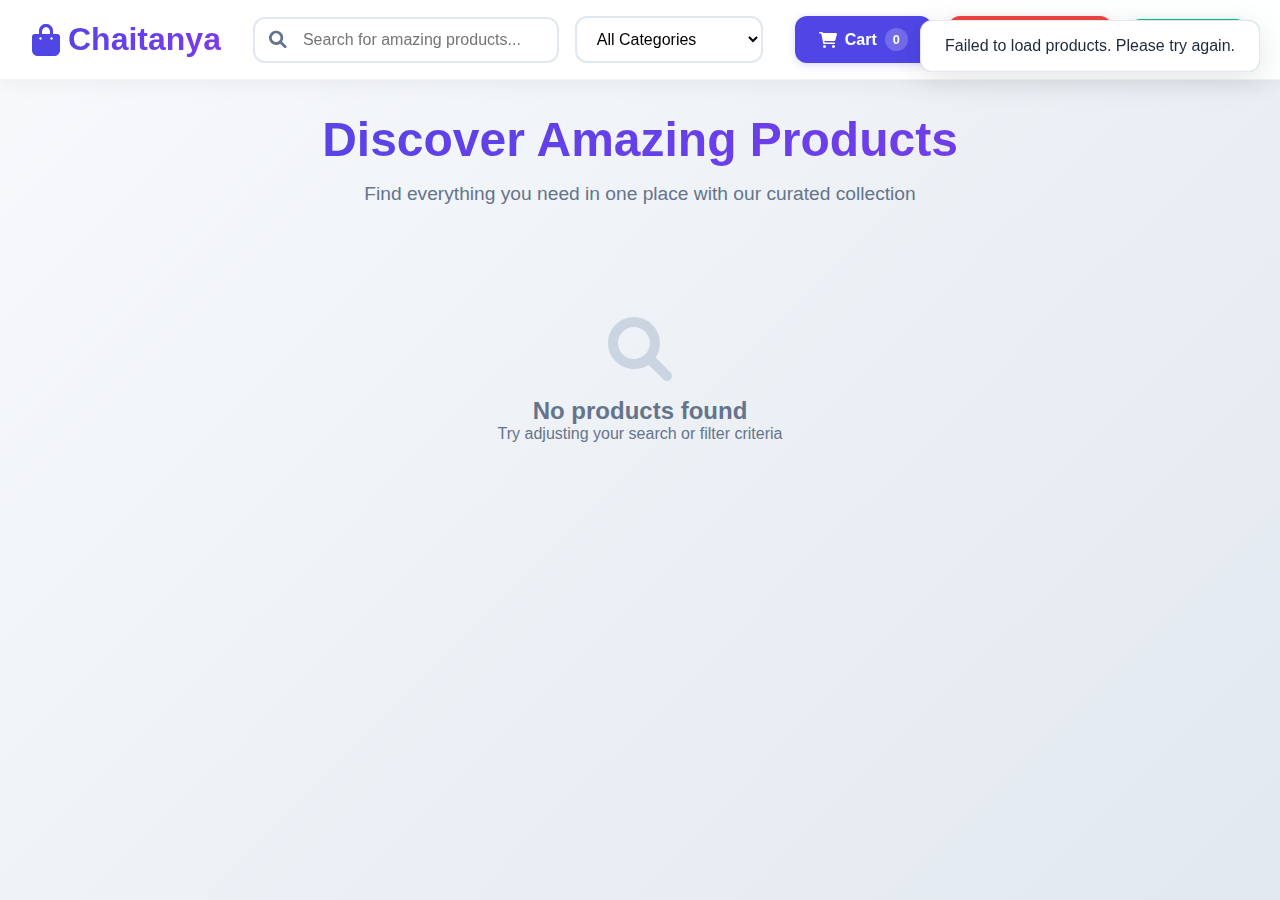
<file: index.html>
<!DOCTYPE html>
<html lang="en">

<head>
  <meta charset="UTF-8">
  <meta name="viewport" content="width=device-width, initial-scale=1.0">
  <title>ShopEasy - Modern Shopping Experience</title>
  <link href="https://cdnjs.cloudflare.com/ajax/libs/font-awesome/6.0.0/css/all.min.css" rel="stylesheet">
  <style>
    * {
      margin: 0;
      padding: 0;
      box-sizing: border-box;
    }

    body {
      font-family: 'Inter', -apple-system, BlinkMacSystemFont, 'Segoe UI', Roboto, sans-serif;
      background: linear-gradient(135deg, #f8fafc 0%, #e2e8f0 100%);
      min-height: 100vh;
      color: #334155;
    }

    .navbar {
      background: rgba(255, 255, 255, 0.95);
      backdrop-filter: blur(20px);
      border-bottom: 1px solid rgba(226, 232, 240, 0.5);
      padding: 1rem 0;
      position: sticky;
      top: 0;
      z-index: 100;
      box-shadow: 0 4px 20px rgba(0, 0, 0, 0.05);
    }

    .nav-content {
      max-width: 1400px;
      margin: 0 auto;
      padding: 0 2rem;
      display: flex;
      flex-direction: column;
      gap: 1rem;
    }

    .nav-top {
      display: flex;
      justify-content: space-between;
      align-items: center;
    }

    .logo {
      font-size: 2rem;
      font-weight: 800;
      background: linear-gradient(135deg, #4f46e5 0%, #7c3aed 100%);
      -webkit-background-clip: text;
      -webkit-text-fill-color: transparent;
      background-clip: text;
      display: flex;
      align-items: center;
      gap: 0.5rem;
    }

    .logo i {
      color: #4f46e5;
      -webkit-text-fill-color: #4f46e5;
    }

    .search-section {
      display: flex;
      gap: 1rem;
      align-items: center;
      flex: 1;
      max-width: 600px;
      margin: 0 2rem;
    }

    .search-container {
      position: relative;
      flex: 1;
    }

    #search-box {
      width: 100%;
      padding: 0.75rem 1rem 0.75rem 3rem;
      border: 2px solid #e2e8f0;
      border-radius: 12px;
      font-size: 1rem;
      transition: all 0.3s ease;
      background: white;
    }

    #search-box:focus {
      outline: none;
      border-color: #4f46e5;
      box-shadow: 0 0 0 3px rgba(79, 70, 229, 0.1);
    }

    .search-icon {
      position: absolute;
      left: 1rem;
      top: 50%;
      transform: translateY(-50%);
      color: #64748b;
      font-size: 1.1rem;
    }

    #category-filter {
      padding: 0.75rem 1rem;
      border: 2px solid #e2e8f0;
      border-radius: 12px;
      font-size: 1rem;
      background: white;
      cursor: pointer;
      transition: all 0.3s ease;
      min-width: 150px;
    }

    #category-filter:focus {
      outline: none;
      border-color: #4f46e5;
      box-shadow: 0 0 0 3px rgba(79, 70, 229, 0.1);
    }

    .nav-actions {
      display: flex;
      gap: 1rem;
      align-items: center;
    }

    .nav-link {
      display: flex;
      align-items: center;
      gap: 0.5rem;
      padding: 0.75rem 1.5rem;
      text-decoration: none;
      border-radius: 12px;
      font-weight: 600;
      transition: all 0.3s ease;
      position: relative;
    }

    .cart-link {
      background: #4f46e5;
      color: white;
      box-shadow: 0 2px 8px rgba(79, 70, 229, 0.2);
    }

    .cart-link:hover {
      background: #3730a3;
      transform: translateY(-1px);
      box-shadow: 0 4px 12px rgba(79, 70, 229, 0.3);
    }

    .wishlist-link {
      background: #ef4444;
      color: white;
      box-shadow: 0 2px 8px rgba(239, 68, 68, 0.2);
    }

    .wishlist-link:hover {
      background: #dc2626;
      transform: translateY(-1px);
      box-shadow: 0 4px 12px rgba(239, 68, 68, 0.3);
    }

    .profile-link {
      background: #10b981;
      color: white;
      box-shadow: 0 2px 8px rgba(16, 185, 129, 0.2);
    }

    .profile-link:hover {
      background: #059669;
      transform: translateY(-1px);
      box-shadow: 0 4px 12px rgba(16, 185, 129, 0.3);
    }

    .item-count {
      background: rgba(255, 255, 255, 0.2);
      padding: 0.25rem 0.5rem;
      border-radius: 50px;
      font-size: 0.8rem;
      font-weight: 700;
    }

    .clear-cart-btn,
    .login-btn {
      padding: 0.75rem 1.5rem;
      border: 2px solid #4f46e5;
      background: transparent;
      color: #4f46e5;
      border-radius: 12px;
      font-weight: 600;
      cursor: pointer;
      transition: all 0.3s ease;
      text-decoration: none;
      display: inline-block;
    }

    .clear-cart-btn:hover,
    .login-btn:hover {
      background: #4f46e5;
      color: white;
      transform: translateY(-1px);
    }

    .main-content {
      max-width: 1400px;
      margin: 0 auto;
      padding: 2rem;
    }

    .hero-section {
      text-align: center;
      margin-bottom: 3rem;
      color: #1e293b;
    }

    .hero-title {
      font-size: 3rem;
      font-weight: 800;
      margin-bottom: 1rem;
      background: linear-gradient(135deg, #4f46e5 0%, #7c3aed 100%);
      -webkit-background-clip: text;
      -webkit-text-fill-color: transparent;
      background-clip: text;
    }

    .hero-subtitle {
      font-size: 1.2rem;
      color: #64748b;
      margin-bottom: 2rem;
    }

    .product-container {
      display: grid;
      grid-template-columns: repeat(auto-fit, minmax(300px, 1fr));
      gap: 2rem;
      margin-bottom: 3rem;
    }

    .product {
      background: white;
      border-radius: 16px;
      padding: 1.5rem;
      text-align: center;
      transition: all 0.3s ease;
      box-shadow: 0 4px 20px rgba(0, 0, 0, 0.05);
      border: 1px solid #e2e8f0;
      position: relative;
    }

    .product:hover {
      transform: translateY(-5px);
      box-shadow: 0 8px 30px rgba(0, 0, 0, 0.1);
      border-color: #cbd5e1;
    }

    .product-image {
      width: 100%;
      height: 200px;
      object-fit: cover;
      border-radius: 12px;
      margin-bottom: 1rem;
      transition: all 0.3s ease;
    }

    .product:hover .product-image {
      transform: scale(1.02);
    }

    .product h3 {
      font-size: 1.3rem;
      font-weight: 700;
      margin-bottom: 0.5rem;
      color: #1e293b;
    }

    .product-price {
      font-size: 1.5rem;
      font-weight: 800;
      color: #4f46e5;
      margin-bottom: 1rem;
    }

    .product-actions {
      display: flex;
      gap: 0.5rem;
      justify-content: center;
    }

    .add-to-cart-btn {
      background: #4f46e5;
      color: white;
      border: none;
      padding: 0.75rem 1.5rem;
      border-radius: 12px;
      font-weight: 600;
      cursor: pointer;
      transition: all 0.3s ease;
      font-size: 1rem;
      box-shadow: 0 2px 8px rgba(79, 70, 229, 0.2);
      flex: 1;
    }

    .add-to-cart-btn:hover {
      background: #3730a3;
      transform: translateY(-1px);
      box-shadow: 0 4px 12px rgba(79, 70, 229, 0.3);
    }

    .wishlist-btn {
      background: #ef4444;
      color: white;
      border: none;
      padding: 0.75rem;
      border-radius: 12px;
      font-weight: 600;
      cursor: pointer;
      transition: all 0.3s ease;
      font-size: 1rem;
      box-shadow: 0 2px 8px rgba(239, 68, 68, 0.2);
      width: 50px;
      height: 50px;
      display: flex;
      align-items: center;
      justify-content: center;
    }

    .wishlist-btn:hover {
      background: #dc2626;
      transform: translateY(-1px);
      box-shadow: 0 4px 12px rgba(239, 68, 68, 0.3);
    }

    .wishlist-btn.active {
      background: #b91c1c;
    }

    .add-to-cart-btn:active {
      transform: translateY(0);
    }

    #pagination {
      display: flex;
      justify-content: center;
      gap: 0.5rem;
      margin: 2rem 0;
    }

    #pagination button {
      padding: 0.75rem 1rem;
      border: 2px solid #e2e8f0;
      background: white;
      color: #64748b;
      border-radius: 12px;
      cursor: pointer;
      transition: all 0.3s ease;
      font-weight: 600;
    }

    #pagination button:hover {
      background: #f8fafc;
      border-color: #cbd5e1;
      transform: translateY(-1px);
    }

    #pagination button.active {
      background: #4f46e5;
      color: white;
      border-color: #4f46e5;
      font-weight: 700;
    }

    .loading-spinner {
      display: none;
      text-align: center;
      padding: 2rem;
      color: #64748b;
    }

    .spinner {
      display: inline-block;
      width: 40px;
      height: 40px;
      border: 4px solid #e2e8f0;
      border-radius: 50%;
      border-top-color: #4f46e5;
      animation: spin 1s ease-in-out infinite;
    }

    @keyframes spin {
      to {
        transform: rotate(360deg);
      }
    }

    .empty-state {
      text-align: center;
      padding: 4rem 2rem;
      color: #64748b;
    }

    .empty-state i {
      font-size: 4rem;
      margin-bottom: 1rem;
      color: #cbd5e1;
    }

    .notification {
      position: fixed;
      top: 20px;
      right: 20px;
      background: white;
      color: #1e293b;
      padding: 1rem 1.5rem;
      border-radius: 12px;
      box-shadow: 0 8px 32px rgba(0, 0, 0, 0.1);
      border: 1px solid #e2e8f0;
      transform: translateX(400px);
      transition: all 0.3s ease;
      z-index: 1000;
      backdrop-filter: blur(20px);
    }

    .notification.show {
      transform: translateX(0);
    }

    @media (max-width: 768px) {
      .nav-content {
        padding: 0 1rem;
      }

      .nav-top {
        flex-direction: column;
        gap: 1rem;
      }

      .search-section {
        flex-direction: column;
        width: 100%;
        max-width: none;
        margin: 0;
      }

      .nav-actions {
        flex-wrap: wrap;
        justify-content: center;
      }

      .hero-title {
        font-size: 2rem;
      }

      .product-container {
        grid-template-columns: repeat(auto-fit, minmax(250px, 1fr));
        gap: 1rem;
      }

      .main-content {
        padding: 1rem;
      }

      .product-actions {
        flex-direction: column;
      }

      .wishlist-btn {
        width: 100%;
        height: auto;
        padding: 0.75rem;
      }
    }
  </style>
</head>

<body>
  <nav class="navbar">
    <div class="nav-content">
      <div class="nav-top">
        <div class="logo">
          <i class="fas fa-shopping-bag"></i>
          Chaitanya
        </div>

        <div class="search-section">
          <div class="search-container">
            <i class="fas fa-search search-icon"></i>
            <input type="text" id="search-box" placeholder="Search for amazing products...">
          </div>
          <select id="category-filter">
            <option value="">All Categories</option>
            <option value="men">Men's Fashion</option>
            <option value="women">Women's Fashion</option>
            <option value="shoes">Shoes & Footwear</option>
            <option value="accessories">Accessories</option>
          </select>
        </div>

        <div class="nav-actions">
          <a href="cart.html" class="nav-link cart-link">
            <i class="fas fa-shopping-cart"></i>
            Cart
            <span class="item-count" id="cart-count">0</span>
          </a>
          <a href="wishlist.html" class="nav-link wishlist-link">
            <i class="fas fa-heart"></i>
            Wishlist
            <span class="item-count" id="wishlist-count">0</span>
          </a>
          <a href="profile.html" class="nav-link profile-link">
            <i class="fas fa-user"></i>
            Profile
          </a>
        </div>
      </div>
    </div>
  </nav>

  <div class="main-content">
    <div class="hero-section">
      <h1 class="hero-title">Discover Amazing Products</h1>
      <p class="hero-subtitle">Find everything you need in one place with our curated collection</p>
    </div>

    <div class="loading-spinner" id="loading">
      <div class="spinner"></div>
      <p>Loading amazing products...</p>
    </div>

    <div class="product-container" id="product-list"></div>

    <div class="empty-state" id="empty-state" style="display: none;">
      <i class="fas fa-search"></i>
      <h2>No products found</h2>
      <p>Try adjusting your search or filter criteria</p>
    </div>

    <div id="pagination"></div>
  </div>

  <div class="notification" id="notification"></div>

  <script>
    let currentPage = 1;
    const limit = 8;

    document.getElementById('search-box').addEventListener('input', () => loadProducts(1));
    document.getElementById('category-filter').addEventListener('change', () => loadProducts(1));

    function showNotification(message, type = 'success') {
      const notification = document.getElementById('notification');
      notification.textContent = message;
      notification.classList.add('show');

      setTimeout(() => {
        notification.classList.remove('show');
      }, 3000);
    }

    // Unified cart management functions
    function getCartItems() {
      return JSON.parse(localStorage.getItem('cartItems')) || [];
    }

    function saveCartItems(cartItems) {
      localStorage.setItem('cartItems', JSON.stringify(cartItems));
    }

    function updateCartCount() {
      const cartItems = getCartItems();
      const totalItems = cartItems.reduce((sum, item) => sum + (item.quantity || 1), 0);
      document.getElementById("cart-count").innerText = totalItems;
    }

    // Wishlist management functions
    function getWishlistItems() {
      return JSON.parse(localStorage.getItem('wishlistItems')) || [];
    }

    function saveWishlistItems(wishlistItems) {
      localStorage.setItem('wishlistItems', JSON.stringify(wishlistItems));
    }

    function updateWishlistCount() {
      const wishlistItems = getWishlistItems();
      document.getElementById("wishlist-count").innerText = wishlistItems.length;
    }

    function isInWishlist(productName) {
      const wishlistItems = getWishlistItems();
      return wishlistItems.some(item => item.name === productName);
    }

    function toggleWishlist(product) {
      const wishlistItems = getWishlistItems();
      const existingIndex = wishlistItems.findIndex(item => item.name === product.name);

      if (existingIndex !== -1) {
        // Remove from wishlist
        wishlistItems.splice(existingIndex, 1);
        saveWishlistItems(wishlistItems);
        updateWishlistCount();
        showNotification(`💔 ${product.name} removed from wishlist!`, "info");
        return false;
      } else {
        // Add to wishlist
        wishlistItems.push(product);
        saveWishlistItems(wishlistItems);
        updateWishlistCount();
        showNotification(`💖 ${product.name} added to wishlist!`, "success");
        return true;
      }
    }

    function addToCart(product) {
      const cartItems = getCartItems();

      // Check if item already exists in cart
      const existingItemIndex = cartItems.findIndex(item => item.name === product.name);

      if (existingItemIndex !== -1) {
        // If item exists, increase quantity
        cartItems[existingItemIndex].quantity = (cartItems[existingItemIndex].quantity || 1) + 1;
      } else {
        // If new item, add with quantity 1
        cartItems.push({
          ...product,
          quantity: 1
        });
      }

      saveCartItems(cartItems);
      updateCartCount();
      showNotification(`✨ ${product.name} added to cart!`, "success");
    }

    function clearCart() {
      const cartItems = getCartItems();
      if (cartItems.length > 0) {
        if (confirm('Are you sure you want to clear your cart?')) {
          localStorage.removeItem('cartItems');
          updateCartCount();
          showNotification("🧹 Cart cleared successfully!", "success");
        }
      } else {
        showNotification("Cart is already empty!", "info");
      }
    }

    function updatePagination(total) {
      const totalPages = Math.ceil(total / limit);
      const container = document.getElementById('pagination');
      container.innerHTML = '';

      if (totalPages <= 1) return;

      for (let i = 1; i <= totalPages; i++) {
        const btn = document.createElement('button');
        btn.innerText = i;
        btn.onclick = () => loadProducts(i);
        if (i === currentPage) btn.classList.add('active');
        container.appendChild(btn);
      }
    }

    async function loadProducts(page) {
      currentPage = page;
      const search = document.getElementById('search-box').value;
      const category = document.getElementById('category-filter').value;

      // Show loading
      document.getElementById('loading').style.display = 'block';
      document.getElementById('product-list').style.display = 'none';
      document.getElementById('empty-state').style.display = 'none';

      try {
        const response = await fetch(`http://localhost:5000/products?search=${search}&category=${category}&page=${page}&limit=${limit}`);
        const data = await response.json();
        const container = document.getElementById("product-list");

        // Hide loading
        document.getElementById('loading').style.display = 'none';

        if (data.products && data.products.length > 0) {
          container.innerHTML = '';
          container.style.display = 'grid';

          data.products.forEach(product => {
            const card = document.createElement("div");
            card.className = "product";

            const inWishlist = isInWishlist(product.name);

            card.innerHTML = `
              <img src="${product.image}" alt="${product.name}" class="product-image">
              <h3>${product.name}</h3>
              <div class="product-price">₹${product.price}</div>
              <div class="product-actions">
                <button class="add-to-cart-btn" data-product='${btoa(JSON.stringify(product))}'>
                  <i class="fas fa-plus"></i>
                  Add to Cart
                </button>
                <button class="wishlist-btn ${inWishlist ? 'active' : ''}" data-product='${btoa(JSON.stringify(product))}'>
                  <i class="${inWishlist ? 'fas' : 'far'} fa-heart"></i>
                </button>
              </div>
            `;

            container.appendChild(card);
          });

          // Add event listeners for cart buttons
          document.querySelectorAll('.add-to-cart-btn').forEach(btn => {
            btn.addEventListener('click', (e) => {
              e.preventDefault();
              const product = JSON.parse(atob(btn.getAttribute('data-product')));
              addToCart(product);

              // Add visual feedback
              btn.innerHTML = '<i class="fas fa-check"></i> Added!';
              btn.style.background = '#10b981';

              setTimeout(() => {
                btn.innerHTML = '<i class="fas fa-plus"></i> Add to Cart';
                btn.style.background = '';
              }, 2000);
            });
          });

          // Add event listeners for wishlist buttons
          document.querySelectorAll('.wishlist-btn').forEach(btn => {
            btn.addEventListener('click', (e) => {
              e.preventDefault();
              const product = JSON.parse(atob(btn.getAttribute('data-product')));
              const isNowInWishlist = toggleWishlist(product);

              // Update button appearance
              const icon = btn.querySelector('i');
              if (isNowInWishlist) {
                btn.classList.add('active');
                icon.className = 'fas fa-heart';
              } else {
                btn.classList.remove('active');
                icon.className = 'far fa-heart';
              }
            });
          });

          updatePagination(data.total);
        } else {
          container.style.display = 'none';
          document.getElementById('empty-state').style.display = 'block';
        }
      } catch (err) {
        console.error("Failed to load products", err);
        document.getElementById('loading').style.display = 'none';
        document.getElementById('empty-state').style.display = 'block';
        showNotification("Failed to load products. Please try again.", "error");
      }
    }

    // Initialize
    updateCartCount();
    updateWishlistCount();
    loadProducts(currentPage);
  </script>
</body>

</html>
</file>
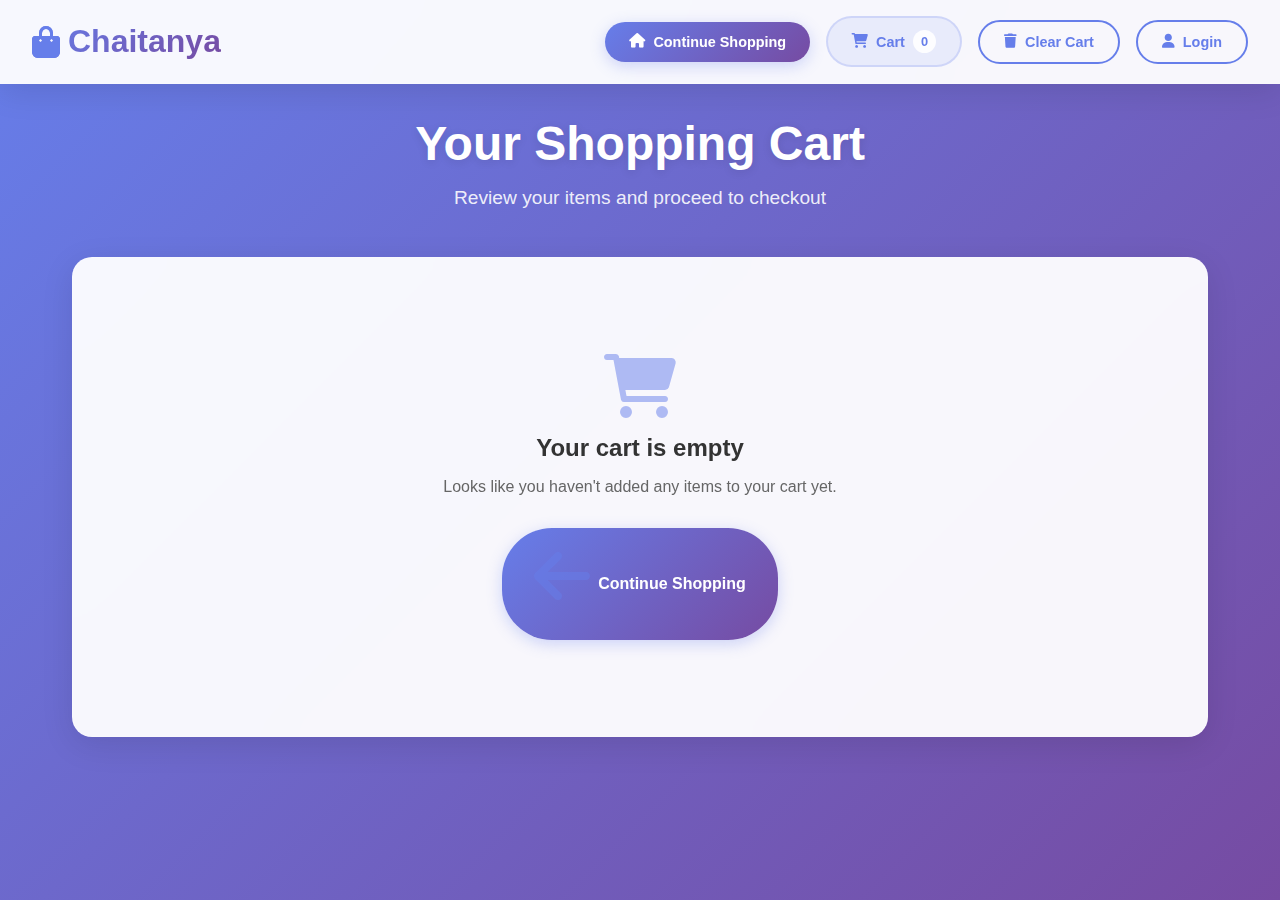
<file: cart.html>
<!DOCTYPE html>
<html lang="en">

<head>
  <meta charset="UTF-8">
  <meta name="viewport" content="width=device-width, initial-scale=1.0">
  <title>Your Cart - ShopEasy</title>
  <link href="https://cdnjs.cloudflare.com/ajax/libs/font-awesome/6.0.0/css/all.min.css" rel="stylesheet">
  <style>
    * {
      margin: 0;
      padding: 0;
      box-sizing: border-box;
    }

    body {
      font-family: 'Inter', -apple-system, BlinkMacSystemFont, 'Segoe UI', Roboto, sans-serif;
      background: linear-gradient(135deg, #667eea 0%, #764ba2 100%);
      min-height: 100vh;
      color: #333;
    }

    /* Navigation Bar */
    .navbar {
      background: rgba(255, 255, 255, 0.95);
      backdrop-filter: blur(20px);
      border-bottom: 1px solid rgba(255, 255, 255, 0.2);
      padding: 1rem 0;
      position: sticky;
      top: 0;
      z-index: 100;
      box-shadow: 0 8px 32px rgba(0, 0, 0, 0.1);
    }

    .nav-content {
      max-width: 1400px;
      margin: 0 auto;
      padding: 0 2rem;
      display: flex;
      justify-content: space-between;
      align-items: center;
    }

    .logo {
      font-size: 2rem;
      font-weight: 800;
      background: linear-gradient(135deg, #667eea 0%, #764ba2 100%);
      -webkit-background-clip: text;
      -webkit-text-fill-color: transparent;
      background-clip: text;
      display: flex;
      align-items: center;
      gap: 0.5rem;
    }

    .logo i {
      color: #667eea;
      -webkit-text-fill-color: #667eea;
    }

    .nav-actions {
      display: flex;
      gap: 1rem;
      align-items: center;
    }

    .nav-btn {
      padding: 0.75rem 1.5rem;
      border-radius: 50px;
      font-weight: 600;
      cursor: pointer;
      transition: all 0.3s ease;
      text-decoration: none;
      display: flex;
      align-items: center;
      gap: 0.5rem;
      font-size: 0.9rem;
    }

    .home-btn {
      background: linear-gradient(135deg, #667eea 0%, #764ba2 100%);
      color: white;
      border: none;
      box-shadow: 0 4px 15px rgba(102, 126, 234, 0.3);
    }

    .home-btn:hover {
      transform: translateY(-2px);
      box-shadow: 0 8px 25px rgba(102, 126, 234, 0.4);
    }

    .cart-btn {
      background: rgba(102, 126, 234, 0.1);
      color: #667eea;
      border: 2px solid rgba(102, 126, 234, 0.2);
    }

    .clear-btn {
      background: transparent;
      color: #667eea;
      border: 2px solid #667eea;
    }

    .clear-btn:hover {
      background: #667eea;
      color: white;
      transform: translateY(-1px);
    }

    .login-btn {
      background: transparent;
      color: #667eea;
      border: 2px solid #667eea;
    }

    .login-btn:hover {
      background: #667eea;
      color: white;
      transform: translateY(-1px);
    }

    .cart-count {
      background: rgba(255, 255, 255, 0.9);
      color: #667eea;
      padding: 0.25rem 0.5rem;
      border-radius: 50px;
      font-size: 0.8rem;
      font-weight: 700;
      min-width: 20px;
      text-align: center;
    }

    /* Main Content */
    .cart-container {
      max-width: 1200px;
      margin: 2rem auto;
      padding: 0 2rem;
    }

    .cart-header {
      text-align: center;
      margin-bottom: 3rem;
    }

    .cart-title {
      font-size: 3rem;
      font-weight: 800;
      color: white;
      margin-bottom: 1rem;
      text-shadow: 0 2px 10px rgba(0, 0, 0, 0.1);
    }

    .cart-subtitle {
      font-size: 1.2rem;
      color: rgba(255, 255, 255, 0.9);
    }

    /* Cart Items */
    .cart-items-container {
      background: rgba(255, 255, 255, 0.95);
      backdrop-filter: blur(20px);
      border-radius: 20px;
      padding: 2rem;
      margin-bottom: 2rem;
      box-shadow: 0 8px 32px rgba(0, 0, 0, 0.1);
      border: 1px solid rgba(255, 255, 255, 0.2);
    }

    .empty-cart {
      text-align: center;
      padding: 4rem 2rem;
      color: #666;
    }

    .empty-cart i {
      font-size: 4rem;
      margin-bottom: 1rem;
      opacity: 0.5;
      color: #667eea;
    }

    .empty-cart h3 {
      font-size: 1.5rem;
      margin-bottom: 1rem;
      color: #333;
    }

    .empty-cart p {
      font-size: 1rem;
      margin-bottom: 2rem;
      color: #666;
    }

    .continue-shopping {
      background: linear-gradient(135deg, #667eea, #764ba2);
      color: white;
      border: none;
      padding: 1rem 2rem;
      border-radius: 50px;
      font-size: 1rem;
      font-weight: 600;
      cursor: pointer;
      transition: all 0.3s ease;
      text-decoration: none;
      display: inline-flex;
      align-items: center;
      gap: 0.5rem;
      box-shadow: 0 4px 15px rgba(102, 126, 234, 0.3);
    }

    .continue-shopping:hover {
      transform: translateY(-2px);
      box-shadow: 0 8px 25px rgba(102, 126, 234, 0.4);
    }

    .cart-item {
      display: flex;
      align-items: center;
      gap: 1.5rem;
      padding: 1.5rem;
      margin-bottom: 1rem;
      background: white;
      border-radius: 15px;
      box-shadow: 0 4px 15px rgba(0, 0, 0, 0.05);
      transition: all 0.3s ease;
      border: 1px solid rgba(0, 0, 0, 0.05);
    }

    .cart-item:hover {
      transform: translateY(-2px);
      box-shadow: 0 8px 25px rgba(0, 0, 0, 0.1);
    }

    .item-image {
      width: 80px;
      height: 80px;
      background: #f8f9fa;
      border-radius: 12px;
      display: flex;
      align-items: center;
      justify-content: center;
      flex-shrink: 0;
      border: 2px solid #e9ecef;
      overflow: hidden;
    }

    .item-image img {
      width: 100%;
      height: 100%;
      object-fit: cover;
      border-radius: 10px;
    }

    .item-image i {
      font-size: 2rem;
      color: #667eea;
    }

    .item-details {
      flex: 1;
    }

    .item-name {
      font-size: 1.2rem;
      font-weight: 600;
      color: #333;
      margin-bottom: 0.5rem;
    }

    .item-price {
      font-size: 1.1rem;
      color: #667eea;
      font-weight: 600;
    }

    .quantity-controls {
      display: flex;
      align-items: center;
      gap: 1rem;
      margin: 0 1rem;
    }

    .quantity-btn {
      width: 35px;
      height: 35px;
      border: none;
      border-radius: 50%;
      background: #667eea;
      color: white;
      font-size: 1.2rem;
      font-weight: bold;
      cursor: pointer;
      transition: all 0.3s ease;
      display: flex;
      align-items: center;
      justify-content: center;
    }

    .quantity-btn:hover {
      background: #764ba2;
      transform: scale(1.1);
    }

    .quantity-btn:active {
      transform: scale(0.95);
    }

    .quantity-display {
      font-size: 1.1rem;
      font-weight: 600;
      min-width: 30px;
      text-align: center;
      color: #333;
    }

    .remove-btn {
      background: #ff6b6b;
      color: white;
      border: none;
      padding: 0.75rem 1.5rem;
      border-radius: 50px;
      font-size: 0.9rem;
      font-weight: 600;
      cursor: pointer;
      transition: all 0.3s ease;
      display: flex;
      align-items: center;
      gap: 0.5rem;
    }

    .remove-btn:hover {
      background: #ff5252;
      transform: translateY(-1px);
    }

    /* Cart Summary */
    .cart-summary {
      background: rgba(255, 255, 255, 0.95);
      backdrop-filter: blur(20px);
      border-radius: 20px;
      padding: 2rem;
      box-shadow: 0 8px 32px rgba(0, 0, 0, 0.1);
      border: 1px solid rgba(255, 255, 255, 0.2);
    }

    .summary-row {
      display: flex;
      justify-content: space-between;
      align-items: center;
      padding: 1rem 0;
      border-bottom: 1px solid #eee;
    }

    .summary-row:last-child {
      border-bottom: none;
      padding-top: 1.5rem;
      margin-top: 1rem;
      border-top: 2px solid #eee;
    }

    .summary-label {
      font-size: 1.1rem;
      color: #333;
    }

    .summary-value {
      font-size: 1.1rem;
      font-weight: 600;
      color: #667eea;
    }

    .total-label {
      font-size: 1.3rem;
      font-weight: 700;
      color: #333;
    }

    .total-value {
      font-size: 1.5rem;
      font-weight: 700;
      color: #667eea;
    }

    .checkout-btn {
      width: 100%;
      background: linear-gradient(135deg, #667eea, #764ba2);
      color: white;
      border: none;
      padding: 1rem 2rem;
      border-radius: 50px;
      font-size: 1.1rem;
      font-weight: 600;
      cursor: pointer;
      transition: all 0.3s ease;
      margin-top: 1.5rem;
      text-decoration: none;
      display: flex;
      align-items: center;
      justify-content: center;
      gap: 0.5rem;
      box-shadow: 0 4px 15px rgba(102, 126, 234, 0.3);
    }

    .checkout-btn:hover {
      transform: translateY(-2px);
      box-shadow: 0 8px 25px rgba(102, 126, 234, 0.4);
    }

    .checkout-btn:disabled {
      background: #ccc;
      cursor: not-allowed;
      transform: none;
      box-shadow: none;
    }

    .notification {
      position: fixed;
      top: 20px;
      right: 20px;
      background: linear-gradient(135deg, #667eea 0%, #764ba2 100%);
      color: white;
      padding: 1rem 1.5rem;
      border-radius: 15px;
      box-shadow: 0 8px 32px rgba(0, 0, 0, 0.2);
      transform: translateX(400px);
      transition: all 0.3s ease;
      z-index: 1000;
      backdrop-filter: blur(20px);
    }

    .notification.show {
      transform: translateX(0);
    }

    /* Responsive Design */
    @media (max-width: 768px) {
      .nav-content {
        flex-direction: column;
        gap: 1rem;
        padding: 0 1rem;
      }

      .nav-actions {
        flex-wrap: wrap;
        justify-content: center;
      }

      .cart-title {
        font-size: 2rem;
      }

      .cart-container {
        padding: 0 1rem;
      }

      .cart-item {
        flex-direction: column;
        text-align: center;
        gap: 1rem;
      }

      .quantity-controls {
        margin: 0;
      }

      .item-details {
        text-align: center;
      }
    }
  </style>
</head>

<body>
  <!-- Navigation Bar -->
  <nav class="navbar">
    <div class="nav-content">
      <div class="logo">
        <i class="fas fa-shopping-bag"></i>
        Chaitanya
      </div>

      <div class="nav-actions">
        <a href="index.html" class="nav-btn home-btn">
          <i class="fas fa-home"></i>
          Continue Shopping
        </a>
        <div class="nav-btn cart-btn">
          <i class="fas fa-shopping-cart"></i>
          Cart
          <span class="cart-count" id="cart-count">0</span>
        </div>
        <button class="nav-btn clear-btn" onclick="clearCart()">
          <i class="fas fa-trash"></i>
          Clear Cart
        </button>
        <a href="login.html" class="nav-btn login-btn">
          <i class="fas fa-user"></i>
          Login
        </a>
      </div>
    </div>
  </nav>

  <!-- Main Content -->
  <div class="cart-container">
    <div class="cart-header">
      <h1 class="cart-title">Your Shopping Cart</h1>
      <p class="cart-subtitle">Review your items and proceed to checkout</p>
    </div>

    <div class="cart-items-container">
      <div id="cart-items">
        <!-- Cart items will be populated here -->
      </div>
    </div>

    <div class="cart-summary" id="cart-summary" style="display: none;">
      <div class="summary-row">
        <span class="summary-label">Subtotal:</span>
        <span class="summary-value" id="subtotal">₹0</span>
      </div>
      <div class="summary-row">
        <span class="summary-label">Shipping:</span>
        <span class="summary-value">Free</span>
      </div>
      <div class="summary-row">
        <span class="total-label">Total:</span>
        <span class="total-value" id="cart-total">₹0</span>
      </div>
      <a href="checkout.html" class="checkout-btn" id="checkout-btn">
        <i class="fas fa-credit-card"></i>
        Proceed to Checkout
      </a>
    </div>
  </div>

  <div class="notification" id="notification"></div>

  <script>
    // Get cart items from localStorage
    let cartItems = JSON.parse(localStorage.getItem('cartItems')) || [];

    function showNotification(message, type = 'success') {
      const notification = document.getElementById('notification');
      notification.textContent = message;
      notification.classList.add('show');

      setTimeout(() => {
        notification.classList.remove('show');
      }, 3000);
    }

    function updateCartCount() {
      const cartCount = document.getElementById('cart-count');
      const totalItems = cartItems.reduce((sum, item) => sum + (item.quantity || 1), 0);
      cartCount.textContent = totalItems;
    }

    function updateCartTotal() {
      const total = cartItems.reduce((sum, item) => sum + (item.price * (item.quantity || 1)), 0);
      document.getElementById('cart-total').textContent = `₹${total.toLocaleString()}`;
      document.getElementById('subtotal').textContent = `₹${total.toLocaleString()}`;
      return total;
    }

    function saveCartItems() {
      localStorage.setItem('cartItems', JSON.stringify(cartItems));
    }

    function removeFromCart(index) {
      const itemName = cartItems[index].name;
      cartItems.splice(index, 1);
      saveCartItems();
      loadCartItems();
      updateCartCount();
      showNotification(`${itemName} removed from cart`, 'success');
    }

    function updateQuantity(index, change) {
      if (cartItems[index]) {
        cartItems[index].quantity = (cartItems[index].quantity || 1) + change;
        if (cartItems[index].quantity <= 0) {
          removeFromCart(index);
        } else {
          saveCartItems();
          loadCartItems();
          updateCartCount();
        }
      }
    }

    function clearCart() {
      if (cartItems.length > 0) {
        if (confirm('Are you sure you want to clear your cart?')) {
          cartItems = [];
          localStorage.removeItem('cartItems');
          loadCartItems();
          updateCartCount();
          showNotification('Cart cleared successfully!', 'success');
        }
      } else {
        showNotification('Cart is already empty!', 'info');
      }
    }

    function loadCartItems() {
      const cartItemsContainer = document.getElementById('cart-items');
      const cartSummary = document.getElementById('cart-summary');

      if (cartItems.length === 0) {
        cartItemsContainer.innerHTML = `
          <div class="empty-cart">
            <i class="fas fa-shopping-cart"></i>
            <h3>Your cart is empty</h3>
            <p>Looks like you haven't added any items to your cart yet.</p>
            <a href="index.html" class="continue-shopping">
              <i class="fas fa-arrow-left"></i>
              Continue Shopping
            </a>
          </div>
        `;
        cartSummary.style.display = 'none';
        return;
      }

      cartSummary.style.display = 'block';

      cartItemsContainer.innerHTML = cartItems.map((item, index) => `
        <div class="cart-item">
          <div class="item-image">
            ${item.image ? `<img src="${item.image}" alt="${item.name}">` : `<i class="fas fa-box"></i>`}
          </div>
          <div class="item-details">
            <div class="item-name">${item.name}</div>
            <div class="item-price">₹${item.price?.toLocaleString() || '0'}</div>
          </div>
          <div class="quantity-controls">
            <button class="quantity-btn" onclick="updateQuantity(${index}, -1)">
              <i class="fas fa-minus"></i>
            </button>
            <span class="quantity-display">${item.quantity || 1}</span>
            <button class="quantity-btn" onclick="updateQuantity(${index}, 1)">
              <i class="fas fa-plus"></i>
            </button>
          </div>
          <button class="remove-btn" onclick="removeFromCart(${index})">
            <i class="fas fa-trash"></i>
            Remove
          </button>
        </div>
      `).join('');

      updateCartTotal();
    }

    // Initialize cart when page loads
    window.addEventListener('DOMContentLoaded', function () {
      // Refresh cart items from localStorage in case they were updated
      cartItems = JSON.parse(localStorage.getItem('cartItems')) || [];
      loadCartItems();
      updateCartCount();
    });

    // Listen for storage changes (when cart is updated from other tabs/pages)
    window.addEventListener('storage', function (e) {
      if (e.key === 'cartItems') {
        cartItems = JSON.parse(e.newValue) || [];
        loadCartItems();
        updateCartCount();
      }
    });
  </script>
</body>

</html>
</file>
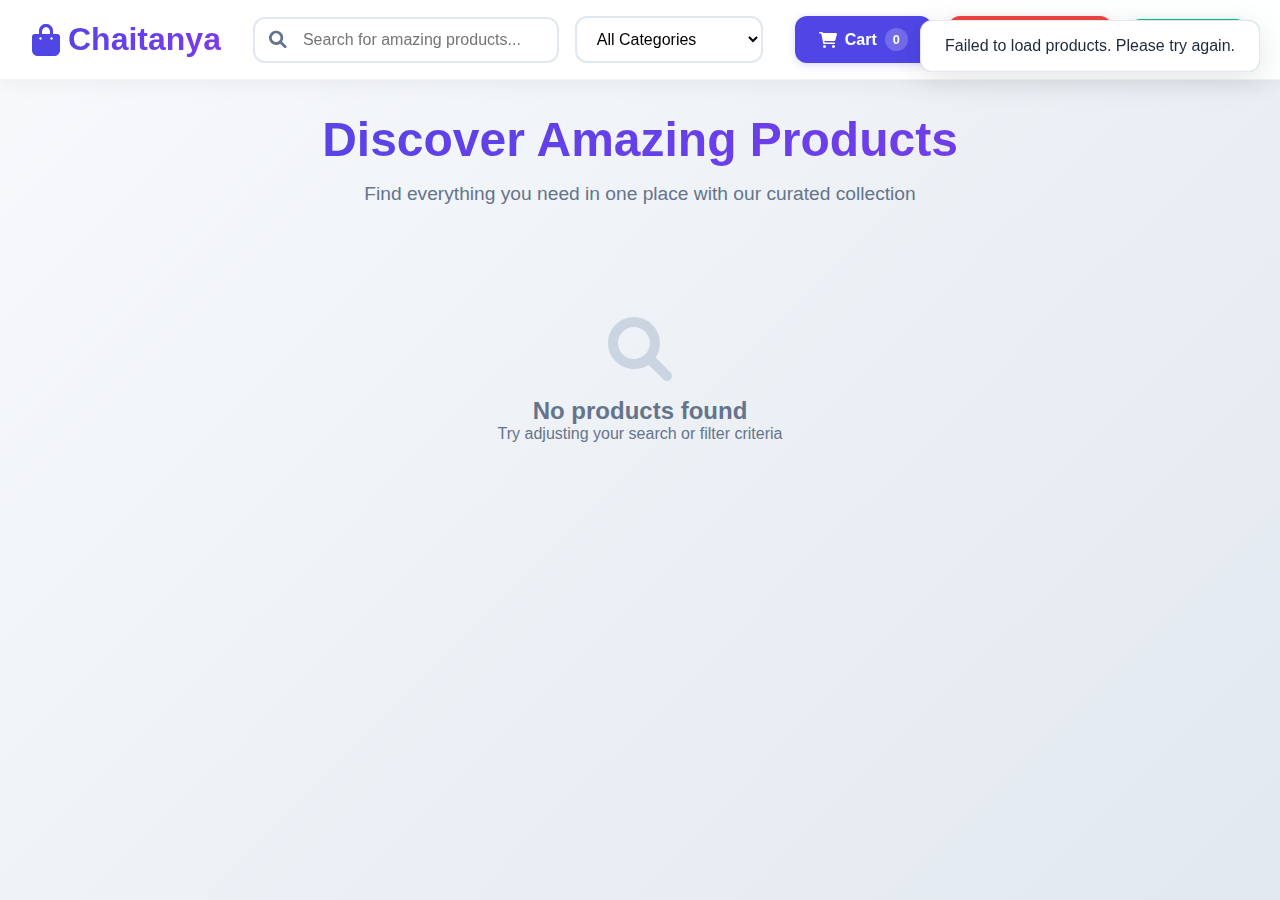
<file: checkout.html>
<!DOCTYPE html>
<html lang="en">

<head>
  <meta charset="UTF-8">
  <meta name="viewport" content="width=device-width, initial-scale=1.0">
  <title>Checkout - ShopEasy</title>
  <style>
    * {
      margin: 0;
      padding: 0;
      box-sizing: border-box;
    }

    body {
      font-family: 'Segoe UI', Tahoma, Geneva, Verdana, sans-serif;
      background: linear-gradient(135deg, #667eea 0%, #764ba2 100%);
      min-height: 100vh;
      color: #333;
    }

    /* Navigation Bar */
    .navbar {
      display: flex;
      justify-content: space-between;
      align-items: center;
      padding: 1rem 2rem;
      background: rgba(255, 255, 255, 0.1);
      backdrop-filter: blur(10px);
      border-bottom: 1px solid rgba(255, 255, 255, 0.2);
    }

    .logo {
      display: flex;
      align-items: center;
      gap: 0.5rem;
      font-size: 1.5rem;
      font-weight: bold;
      color: white;
    }

    .logo::before {
      content: '🛍️';
      font-size: 1.2rem;
    }

    .nav-section {
      display: flex;
      align-items: center;
      gap: 1rem;
    }

    .search-container {
      position: relative;
      display: flex;
      align-items: center;
    }

    .search-input {
      padding: 0.75rem 3rem 0.75rem 1rem;
      border: none;
      border-radius: 25px;
      background: rgba(255, 255, 255, 0.9);
      color: #333;
      font-size: 0.9rem;
      width: 300px;
      outline: none;
    }

    .search-input::placeholder {
      color: #666;
    }

    .search-icon {
      position: absolute;
      right: 1rem;
      color: #666;
      font-size: 1.1rem;
    }

    .nav-buttons {
      display: flex;
      gap: 0.5rem;
    }

    .nav-btn {
      padding: 0.75rem 1.5rem;
      border: none;
      border-radius: 25px;
      font-weight: 500;
      cursor: pointer;
      transition: all 0.3s ease;
      text-decoration: none;
      display: inline-block;
    }

    .cart-btn {
      background: rgba(255, 255, 255, 0.2);
      color: white;
      border: 2px solid rgba(255, 255, 255, 0.3);
    }

    .cart-btn:hover {
      background: rgba(255, 255, 255, 0.3);
      transform: translateY(-2px);
    }

    .login-btn {
      background: rgba(255, 255, 255, 0.9);
      color: #667eea;
      border: none;
    }

    .login-btn:hover {
      background: white;
      transform: translateY(-2px);
    }

    /* Main Content */
    .checkout-container {
      max-width: 1000px;
      margin: 2rem auto;
      padding: 0 2rem;
    }

    .checkout-header {
      text-align: center;
      margin-bottom: 3rem;
    }

    .checkout-title {
      font-size: 3rem;
      font-weight: bold;
      color: white;
      margin-bottom: 1rem;
    }

    .checkout-subtitle {
      font-size: 1.2rem;
      color: rgba(255, 255, 255, 0.8);
    }

    .progress-bar {
      display: flex;
      justify-content: center;
      align-items: center;
      gap: 1rem;
      margin-bottom: 3rem;
    }

    .progress-step {
      display: flex;
      flex-direction: column;
      align-items: center;
      gap: 0.5rem;
    }

    .progress-circle {
      width: 40px;
      height: 40px;
      border-radius: 50%;
      display: flex;
      align-items: center;
      justify-content: center;
      font-weight: bold;
      color: white;
      background: rgba(255, 255, 255, 0.3);
      border: 2px solid rgba(255, 255, 255, 0.5);
    }

    .progress-circle.active {
      background: white;
      color: #667eea;
    }

    .progress-circle.completed {
      background: #4CAF50;
      border-color: #4CAF50;
    }

    .progress-label {
      font-size: 0.9rem;
      color: white;
      font-weight: 500;
    }

    .progress-line {
      width: 60px;
      height: 2px;
      background: rgba(255, 255, 255, 0.3);
      margin: 0 1rem;
    }

    .checkout-form {
      background: rgba(255, 255, 255, 0.95);
      border-radius: 20px;
      padding: 2.5rem;
      box-shadow: 0 20px 40px rgba(0, 0, 0, 0.1);
      backdrop-filter: blur(10px);
    }

    .form-section {
      margin-bottom: 2.5rem;
    }

    .section-title {
      font-size: 1.5rem;
      font-weight: 600;
      color: #333;
      margin-bottom: 1.5rem;
      display: flex;
      align-items: center;
      gap: 0.5rem;
    }

    .form-row {
      display: grid;
      grid-template-columns: 1fr 1fr;
      gap: 1rem;
      margin-bottom: 1rem;
    }

    .form-group {
      display: flex;
      flex-direction: column;
      gap: 0.5rem;
    }

    .form-group.full-width {
      grid-column: 1 / -1;
    }

    .form-label {
      font-weight: 500;
      color: #333;
      font-size: 0.9rem;
    }

    .form-input {
      padding: 1rem;
      border: 2px solid #e0e0e0;
      border-radius: 10px;
      font-size: 1rem;
      transition: all 0.3s ease;
      background: white;
    }

    .form-input:focus {
      outline: none;
      border-color: #667eea;
      box-shadow: 0 0 0 3px rgba(102, 126, 234, 0.1);
    }

    .form-input:invalid {
      border-color: #ff6b6b;
    }

    .form-select {
      padding: 1rem;
      border: 2px solid #e0e0e0;
      border-radius: 10px;
      font-size: 1rem;
      background: white;
      cursor: pointer;
      transition: all 0.3s ease;
    }

    .form-select:focus {
      outline: none;
      border-color: #667eea;
      box-shadow: 0 0 0 3px rgba(102, 126, 234, 0.1);
    }

    .payment-options {
      display: grid;
      grid-template-columns: repeat(auto-fit, minmax(150px, 1fr));
      gap: 1rem;
      margin-top: 1rem;
    }

    .payment-option {
      display: flex;
      align-items: center;
      gap: 1rem;
      padding: 1rem;
      border: 2px solid #e0e0e0;
      border-radius: 10px;
      cursor: pointer;
      transition: all 0.3s ease;
      background: white;
    }

    .payment-option:hover {
      border-color: #667eea;
      background: rgba(102, 126, 234, 0.05);
    }

    .payment-option.selected {
      border-color: #667eea;
      background: rgba(102, 126, 234, 0.1);
    }

    .payment-radio {
      display: none;
    }

    .payment-icon {
      font-size: 1.5rem;
    }

    .payment-label {
      font-weight: 500;
      color: #333;
    }

    .order-summary {
      background: rgba(102, 126, 234, 0.1);
      border-radius: 15px;
      padding: 1.5rem;
      margin: 2rem 0;
    }

    .summary-title {
      font-size: 1.2rem;
      font-weight: 600;
      color: #333;
      margin-bottom: 1rem;
    }

    .summary-row {
      display: flex;
      justify-content: space-between;
      align-items: center;
      padding: 0.5rem 0;
      border-bottom: 1px solid rgba(0, 0, 0, 0.1);
    }

    .summary-row:last-child {
      border-bottom: none;
      padding-top: 1rem;
      margin-top: 0.5rem;
      border-top: 2px solid rgba(0, 0, 0, 0.1);
      font-weight: bold;
      font-size: 1.1rem;
    }

    .place-order-btn {
      width: 100%;
      background: linear-gradient(135deg, #667eea, #764ba2);
      color: white;
      border: none;
      padding: 1.2rem 2rem;
      border-radius: 15px;
      font-size: 1.2rem;
      font-weight: 600;
      cursor: pointer;
      transition: all 0.3s ease;
      margin-top: 1.5rem;
      position: relative;
      overflow: hidden;
    }

    .place-order-btn:hover {
      transform: translateY(-2px);
      box-shadow: 0 15px 30px rgba(0, 0, 0, 0.2);
    }

    .place-order-btn:disabled {
      background: #ccc;
      cursor: not-allowed;
      transform: none;
      box-shadow: none;
    }

    .order-status {
      text-align: center;
      margin-top: 2rem;
      padding: 1rem;
      border-radius: 10px;
      font-weight: 600;
      font-size: 1.1rem;
      display: none;
    }

    .order-status.success {
      background: rgba(76, 175, 80, 0.1);
      color: #4CAF50;
      border: 2px solid rgba(76, 175, 80, 0.3);
      display: block;
    }

    .order-status.error {
      background: rgba(255, 107, 107, 0.1);
      color: #ff6b6b;
      border: 2px solid rgba(255, 107, 107, 0.3);
      display: block;
    }

    .loading-spinner {
      display: none;
      width: 20px;
      height: 20px;
      border: 2px solid rgba(255, 255, 255, 0.3);
      border-top: 2px solid white;
      border-radius: 50%;
      animation: spin 1s linear infinite;
      margin-right: 0.5rem;
    }

    @keyframes spin {
      0% {
        transform: rotate(0deg);
      }

      100% {
        transform: rotate(360deg);
      }
    }

    .btn-text {
      display: flex;
      align-items: center;
      justify-content: center;
    }

    /* Order Success Styles */
    .success-container {
      background: rgba(255, 255, 255, 0.95);
      border-radius: 20px;
      padding: 3rem;
      text-align: center;
      box-shadow: 0 20px 40px rgba(0, 0, 0, 0.1);
      backdrop-filter: blur(10px);
      display: none;
    }

    .success-container.show {
      display: block;
    }

    .success-icon {
      font-size: 4rem;
      color: #4CAF50;
      margin-bottom: 1.5rem;
      animation: bounceIn 0.6s ease-out;
    }

    @keyframes bounceIn {
      0% {
        transform: scale(0.3);
        opacity: 0;
      }

      50% {
        transform: scale(1.1);
      }

      70% {
        transform: scale(0.9);
      }

      100% {
        transform: scale(1);
        opacity: 1;
      }
    }

    .success-title {
      font-size: 2.5rem;
      color: #4CAF50;
      font-weight: bold;
      margin-bottom: 1rem;
    }

    .success-message {
      font-size: 1.2rem;
      color: #666;
      margin-bottom: 2rem;
      line-height: 1.6;
    }

    .continue-shopping-btn {
      background: linear-gradient(135deg, #667eea, #764ba2);
      color: white;
      border: none;
      padding: 1rem 2.5rem;
      border-radius: 50px;
      font-size: 1.1rem;
      font-weight: 600;
      cursor: pointer;
      transition: all 0.3s ease;
      box-shadow: 0 4px 15px rgba(102, 126, 234, 0.3);
    }

    .continue-shopping-btn:hover {
      transform: translateY(-2px);
      box-shadow: 0 8px 25px rgba(102, 126, 234, 0.4);
    }

    /* Responsive Design */
    @media (max-width: 768px) {
      .navbar {
        flex-direction: column;
        gap: 1rem;
        padding: 1rem;
      }

      .search-input {
        width: 250px;
      }

      .checkout-title {
        font-size: 2rem;
      }

      .checkout-container {
        padding: 0 1rem;
      }

      .form-row {
        grid-template-columns: 1fr;
      }

      .progress-bar {
        flex-direction: column;
        gap: 1rem;
      }

      .progress-line {
        width: 2px;
        height: 30px;
        margin: 0;
      }

      .payment-options {
        grid-template-columns: 1fr;
      }

      .success-title {
        font-size: 2rem;
      }

      .success-message {
        font-size: 1.1rem;
      }
    }
  </style>
</head>

<body>
  <!-- Navigation Bar -->
  <nav class="navbar">
    <div class="logo">Chaitanya</div>

    <div class="nav-section">
      <div class="search-container">
        <input type="text" class="search-input" placeholder="Search for amazing products...">
        <span class="search-icon">🔍</span>
      </div>
    </div>

    <div class="nav-buttons">
      <a href="cart.html" class="nav-btn cart-btn">🛒 Cart <span id="cart-count">0</span></a>
      <a href="login.html" class="nav-btn login-btn">👤 Login</a>
    </div>
  </nav>

  <!-- Main Content -->
  <div class="checkout-container">
    <div class="checkout-header">
      <h1 class="checkout-title">Secure Checkout</h1>
      <p class="checkout-subtitle">Complete your order with confidence</p>
    </div>

    <!-- Progress Bar -->
    <div class="progress-bar">
      <div class="progress-step">
        <div class="progress-circle completed">✓</div>
        <span class="progress-label">Cart</span>
      </div>
      <div class="progress-line"></div>
      <div class="progress-step">
        <div class="progress-circle active">2</div>
        <span class="progress-label">Checkout</span>
      </div>
      <div class="progress-line"></div>
      <div class="progress-step">
        <div class="progress-circle">3</div>
        <span class="progress-label">Payment</span>
      </div>
    </div>

    <!-- Checkout Form -->
    <form class="checkout-form" id="checkout-form" onsubmit="placeOrder(event)">
      <!-- Shipping Address Section -->
      <div class="form-section">
        <h3 class="section-title">
          🏠 Shipping Address
        </h3>

        <div class="form-row">
          <div class="form-group">
            <label class="form-label" for="fullName">Full Name *</label>
            <input type="text" id="fullName" class="form-input" placeholder="Enter your full name" required>
          </div>
          <div class="form-group">
            <label class="form-label" for="phone">Phone Number *</label>
            <input type="tel" id="phone" class="form-input" placeholder="Enter phone number" required>
          </div>
        </div>

        <div class="form-row">
          <div class="form-group full-width">
            <label class="form-label" for="address1">Address Line 1 *</label>
            <input type="text" id="address1" class="form-input" placeholder="Street address, P.O. Box, etc." required>
          </div>
        </div>

        <div class="form-row">
          <div class="form-group full-width">
            <label class="form-label" for="address2">Address Line 2</label>
            <input type="text" id="address2" class="form-input"
              placeholder="Apartment, suite, unit, building, floor, etc.">
          </div>
        </div>

        <div class="form-row">
          <div class="form-group">
            <label class="form-label" for="city">City *</label>
            <input type="text" id="city" class="form-input" placeholder="Enter city" required>
          </div>
          <div class="form-group">
            <label class="form-label" for="state">State *</label>
            <input type="text" id="state" class="form-input" placeholder="Enter state" required>
          </div>
        </div>

        <div class="form-row">
          <div class="form-group">
            <label class="form-label" for="zip">ZIP Code *</label>
            <input type="text" id="zip" class="form-input" placeholder="Enter ZIP code" required>
          </div>
        </div>
      </div>

      <!-- Payment Method Section -->
      <div class="form-section">
        <h3 class="section-title">
          💳 Payment Method
        </h3>

        <div class="payment-options">
          <label class="payment-option" for="cod">
            <input type="radio" id="cod" name="payment" value="cod" class="payment-radio" required>
            <span class="payment-icon">🚚</span>
            <span class="payment-label">Cash on Delivery</span>
          </label>

          <label class="payment-option" for="card">
            <input type="radio" id="card" name="payment" value="card" class="payment-radio" required>
            <span class="payment-icon">💳</span>
            <span class="payment-label">Credit/Debit Card</span>
          </label>

          <label class="payment-option" for="upi">
            <input type="radio" id="upi" name="payment" value="upi" class="payment-radio" required>
            <span class="payment-icon">📱</span>
            <span class="payment-label">UPI Payment</span>
          </label>
        </div>
      </div>

      <!-- Order Summary -->
      <div class="order-summary">
        <h3 class="summary-title">📋 Order Summary</h3>
        <div id="order-items"></div>
        <div class="summary-row">
          <span>Subtotal:</span>
          <span id="subtotal">₹0</span>
        </div>
        <div class="summary-row">
          <span>Shipping:</span>
          <span>Free</span>
        </div>
        <div class="summary-row">
          <span>Total:</span>
          <span id="total-amount">₹0</span>
        </div>
      </div>

      <button type="submit" class="place-order-btn" id="place-order-btn">
        <span class="btn-text">
          <span class="loading-spinner" id="loading-spinner"></span>
          <span id="btn-text">Place Order Securely 🔒</span>
        </span>
      </button>
    </form>

    <!-- Order Success Container -->
    <div class="success-container" id="success-container">
      <div class="success-icon">✅</div>
      <h2 class="success-title">Order Placed Successfully!</h2>
      <p class="success-message">
        Thank you for your purchase! Your order has been confirmed and will be processed shortly.
        You will receive an email confirmation with your order details.
      </p>
      <button class="continue-shopping-btn" onclick="continueShopping()">
        🛍️ Continue Shopping
      </button>
    </div>

    <div id="order-status" class="order-status"></div>
  </div>

  <script>
    // Initialize page
    document.addEventListener('DOMContentLoaded', function () {
      updateCartCount();
      checkUserLogin();
      loadOrderSummary();
      setupPaymentOptions();
    });

    function updateCartCount() {
      const cartItems = JSON.parse(localStorage.getItem('cartItems')) || [];
      const totalItems = cartItems.reduce((sum, item) => sum + (item.quantity || 1), 0);
      document.getElementById('cart-count').textContent = totalItems;
    }

    function checkUserLogin() {
      const user = JSON.parse(localStorage.getItem("currentUser"));
      if (!user) {
        alert("You must be logged in to access checkout.");
        window.location.href = "login.html";
      }
    }

    function loadOrderSummary() {
      const cart = JSON.parse(localStorage.getItem("cartItems")) || [];
      const orderItemsContainer = document.getElementById('order-items');
      const subtotalElement = document.getElementById('subtotal');
      const totalElement = document.getElementById('total-amount');

      if (cart.length === 0) {
        alert("Cart is empty! Redirecting to home page.");
        window.location.href = "index.html";
        return;
      }

      let itemsHTML = '';
      let totalAmount = 0;

      cart.forEach(item => {
        const itemTotal = item.price * (item.quantity || 1);
        totalAmount += itemTotal;
        itemsHTML += `
          <div class="summary-row">
            <span>${item.name} × ${item.quantity || 1}</span>
            <span>₹${itemTotal}</span>
          </div>
        `;
      });

      orderItemsContainer.innerHTML = itemsHTML;
      subtotalElement.textContent = `₹${totalAmount}`;
      totalElement.textContent = `₹${totalAmount}`;
    }

    function setupPaymentOptions() {
      const paymentOptions = document.querySelectorAll('.payment-option');

      paymentOptions.forEach(option => {
        option.addEventListener('click', function () {
          // Remove selected class from all options
          paymentOptions.forEach(opt => opt.classList.remove('selected'));
          // Add selected class to clicked option
          this.classList.add('selected');
          // Check the radio button
          this.querySelector('input[type="radio"]').checked = true;
        });
      });
    }

    async function placeOrder(e) {
      e.preventDefault();

      const cart = JSON.parse(localStorage.getItem("cartItems")) || [];
      const user = JSON.parse(localStorage.getItem("currentUser"));

      if (cart.length === 0) {
        showOrderStatus("Cart is empty!", "error");
        return;
      }

      // Show loading state
      const placeOrderBtn = document.getElementById('place-order-btn');
      const loadingSpinner = document.getElementById('loading-spinner');
      const btnText = document.getElementById('btn-text');

      placeOrderBtn.disabled = true;
      loadingSpinner.style.display = 'block';
      btnText.textContent = 'Processing Order...';

      const address = {
        fullName: document.getElementById("fullName").value,
        address1: document.getElementById("address1").value,
        address2: document.getElementById("address2").value,
        city: document.getElementById("city").value,
        state: document.getElementById("state").value,
        zip: document.getElementById("zip").value,
        phone: document.getElementById("phone").value
      };

      const paymentMethod = document.querySelector('input[name="payment"]:checked').value;
      const totalAmount = cart.reduce((sum, item) => sum + item.price * (item.quantity || 1), 0);

      try {
        const res = await fetch("http://localhost:5000/orders", {
          method: "POST",
          headers: { "Content-Type": "application/json" },
          body: JSON.stringify({
            userEmail: user.email,
            items: cart,
            totalAmount,
            address,
            paymentMethod
          })
        });

        if (res.ok) {
          // Clear cart after successful order
          localStorage.removeItem("cartItems");
          updateCartCount();

          // Hide checkout form and show success page
          document.getElementById('checkout-form').style.display = 'none';
          document.getElementById('success-container').classList.add('show');

          // Update progress bar to show completion
          const progressCircles = document.querySelectorAll('.progress-circle');
          progressCircles.forEach(circle => circle.classList.add('completed'));
          progressCircles[2].innerHTML = '✓';

        } else {
          const msg = await res.text();
          showOrderStatus("❌ Failed to place order: " + msg, "error");
        }
      } catch (err) {
        showOrderStatus("❌ Server error. Please try again later.", "error");
        console.error(err);
      } finally {
        // Reset button state
        placeOrderBtn.disabled = false;
        loadingSpinner.style.display = 'none';
        btnText.textContent = 'Place Order Securely 🔒';
      }
    }

    function showOrderStatus(message, type) {
      const statusElement = document.getElementById("order-status");
      statusElement.textContent = message;
      statusElement.className = `order-status ${type}`;
    }

    function continueShopping() {
      window.location.href = "index.html";
    }
  </script>
</body>

</html>
</file>
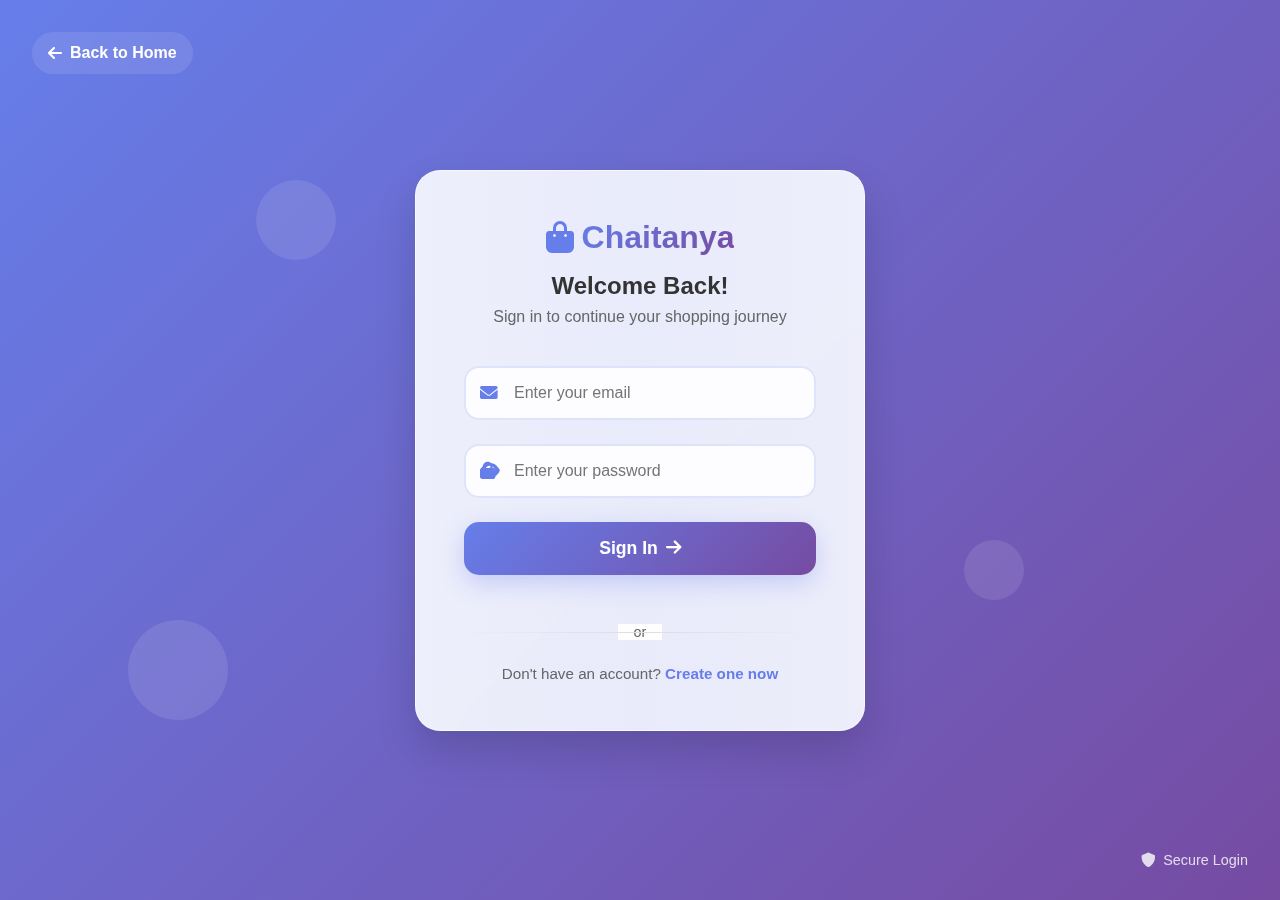
<file: login.html>
<!DOCTYPE html>
<html lang="en">

<head>
  <meta charset="UTF-8">
  <meta name="viewport" content="width=device-width, initial-scale=1.0">
  <title>Login - Chaitanya</title>
  <link href="https://cdnjs.cloudflare.com/ajax/libs/font-awesome/6.0.0/css/all.min.css" rel="stylesheet">
  <style>
    * {
      margin: 0;
      padding: 0;
      box-sizing: border-box;
    }

    body {
      font-family: 'Inter', -apple-system, BlinkMacSystemFont, 'Segoe UI', Roboto, sans-serif;
      background: linear-gradient(135deg, #667eea 0%, #764ba2 100%);
      min-height: 100vh;
      display: flex;
      align-items: center;
      justify-content: center;
      padding: 1rem;
    }

    .login-container {
      background: rgba(255, 255, 255, 0.95);
      backdrop-filter: blur(20px);
      border-radius: 25px;
      padding: 3rem;
      box-shadow: 0 20px 40px rgba(0, 0, 0, 0.15);
      border: 1px solid rgba(255, 255, 255, 0.2);
      width: 100%;
      max-width: 450px;
      position: relative;
      overflow: hidden;
    }

    .login-container::before {
      content: '';
      position: absolute;
      top: -50%;
      left: -50%;
      width: 200%;
      height: 200%;
      background: linear-gradient(45deg, transparent, rgba(102, 126, 234, 0.1), transparent);
      transform: rotate(45deg);
      pointer-events: none;
    }

    .header {
      text-align: center;
      margin-bottom: 2.5rem;
      position: relative;
      z-index: 1;
    }

    .logo {
      display: flex;
      align-items: center;
      justify-content: center;
      gap: 0.5rem;
      margin-bottom: 1rem;
    }

    .logo i {
      font-size: 2rem;
      color: #667eea;
    }

    .logo-text {
      font-size: 2rem;
      font-weight: 800;
      background: linear-gradient(135deg, #667eea 0%, #764ba2 100%);
      -webkit-background-clip: text;
      -webkit-text-fill-color: transparent;
      background-clip: text;
    }

    .welcome-text {
      font-size: 1.5rem;
      font-weight: 700;
      color: #333;
      margin-bottom: 0.5rem;
    }

    .subtitle {
      color: #666;
      font-size: 1rem;
    }

    .login-form {
      position: relative;
      z-index: 1;
    }

    .form-group {
      position: relative;
      margin-bottom: 1.5rem;
    }

    .form-group i {
      position: absolute;
      left: 1rem;
      top: 50%;
      transform: translateY(-50%);
      color: #667eea;
      font-size: 1.1rem;
      z-index: 1;
    }

    .form-input {
      width: 100%;
      padding: 1rem 1rem 1rem 3rem;
      border: 2px solid rgba(102, 126, 234, 0.2);
      border-radius: 15px;
      font-size: 1rem;
      transition: all 0.3s ease;
      background: rgba(255, 255, 255, 0.9);
      position: relative;
    }

    .form-input:focus {
      outline: none;
      border-color: #667eea;
      box-shadow: 0 0 0 3px rgba(102, 126, 234, 0.1);
      background: white;
      transform: translateY(-2px);
    }

    .form-input:focus+.form-label,
    .form-input:not(:placeholder-shown)+.form-label {
      transform: translateY(-150%) scale(0.8);
      color: #667eea;
      font-weight: 600;
    }

    .login-btn {
      width: 100%;
      padding: 1rem;
      background: linear-gradient(135deg, #667eea 0%, #764ba2 100%);
      color: white;
      border: none;
      border-radius: 15px;
      font-size: 1.1rem;
      font-weight: 600;
      cursor: pointer;
      transition: all 0.3s ease;
      box-shadow: 0 8px 25px rgba(102, 126, 234, 0.3);
      margin-bottom: 1.5rem;
      position: relative;
      overflow: hidden;
    }

    .login-btn:hover {
      transform: translateY(-3px);
      box-shadow: 0 12px 35px rgba(102, 126, 234, 0.4);
    }

    .login-btn:active {
      transform: translateY(-1px);
    }

    .login-btn.loading {
      pointer-events: none;
      opacity: 0.8;
    }

    .btn-content {
      display: flex;
      align-items: center;
      justify-content: center;
      gap: 0.5rem;
      transition: all 0.3s ease;
    }

    .loading-spinner {
      display: none;
      width: 20px;
      height: 20px;
      border: 2px solid rgba(255, 255, 255, 0.3);
      border-radius: 50%;
      border-top-color: white;
      animation: spin 1s linear infinite;
    }

    @keyframes spin {
      to {
        transform: rotate(360deg);
      }
    }

    .divider {
      text-align: center;
      margin: 1.5rem 0;
      position: relative;
      color: #666;
    }

    .divider::before {
      content: '';
      position: absolute;
      top: 50%;
      left: 0;
      right: 0;
      height: 1px;
      background: linear-gradient(to right, transparent, #ddd, transparent);
    }

    .divider span {
      background: rgba(255, 255, 255, 0.95);
      padding: 0 1rem;
      font-size: 0.9rem;
    }

    .signup-link {
      text-align: center;
      color: #666;
      font-size: 0.95rem;
    }

    .signup-link a {
      color: #667eea;
      text-decoration: none;
      font-weight: 600;
      transition: all 0.3s ease;
    }

    .signup-link a:hover {
      color: #764ba2;
      text-decoration: underline;
    }

    .back-home {
      position: absolute;
      top: 2rem;
      left: 2rem;
      color: white;
      text-decoration: none;
      display: flex;
      align-items: center;
      gap: 0.5rem;
      font-weight: 600;
      transition: all 0.3s ease;
      background: rgba(255, 255, 255, 0.1);
      padding: 0.75rem 1rem;
      border-radius: 50px;
      backdrop-filter: blur(10px);
    }

    .back-home:hover {
      background: rgba(255, 255, 255, 0.2);
      transform: translateX(-5px);
    }

    .notification {
      position: fixed;
      top: 20px;
      right: 20px;
      padding: 1rem 1.5rem;
      border-radius: 15px;
      color: white;
      font-weight: 600;
      transform: translateX(400px);
      transition: all 0.3s ease;
      z-index: 1000;
      backdrop-filter: blur(20px);
      box-shadow: 0 8px 32px rgba(0, 0, 0, 0.2);
    }

    .notification.show {
      transform: translateX(0);
    }

    .notification.success {
      background: linear-gradient(135deg, #4CAF50, #45a049);
    }

    .notification.error {
      background: linear-gradient(135deg, #f44336, #da190b);
    }

    .features {
      position: absolute;
      bottom: 2rem;
      right: 2rem;
      color: white;
      opacity: 0.8;
      font-size: 0.9rem;
    }

    .features i {
      margin-right: 0.5rem;
    }

    @media (max-width: 768px) {
      body {
        padding: 0.5rem;
      }

      .login-container {
        padding: 2rem;
        margin: 1rem;
      }

      .back-home,
      .features {
        position: relative;
        top: auto;
        left: auto;
        right: auto;
        bottom: auto;
        margin-bottom: 1rem;
        justify-content: center;
      }

      .welcome-text {
        font-size: 1.3rem;
      }
    }

    .password-toggle {
      position: absolute;
      right: 1rem;
      top: 50%;
      transform: translateY(-50%);
      color: #667eea;
      cursor: pointer;
      font-size: 1rem;
      z-index: 2;
      transition: all 0.3s ease;
    }

    .password-toggle:hover {
      color: #764ba2;
    }

    .floating-shapes {
      position: fixed;
      top: 0;
      left: 0;
      width: 100%;
      height: 100%;
      pointer-events: none;
      z-index: -1;
    }

    .shape {
      position: absolute;
      background: rgba(255, 255, 255, 0.1);
      border-radius: 50%;
      animation: float 6s ease-in-out infinite;
    }

    .shape:nth-child(1) {
      width: 80px;
      height: 80px;
      top: 20%;
      left: 20%;
      animation-delay: 0s;
    }

    .shape:nth-child(2) {
      width: 60px;
      height: 60px;
      top: 60%;
      right: 20%;
      animation-delay: 2s;
    }

    .shape:nth-child(3) {
      width: 100px;
      height: 100px;
      bottom: 20%;
      left: 10%;
      animation-delay: 4s;
    }

    @keyframes float {

      0%,
      100% {
        transform: translateY(0px) rotate(0deg);
      }

      50% {
        transform: translateY(-20px) rotate(180deg);
      }
    }
  </style>
</head>

<body>
  <div class="floating-shapes">
    <div class="shape"></div>
    <div class="shape"></div>
    <div class="shape"></div>
  </div>

  <a href="index.html" class="back-home">
    <i class="fas fa-arrow-left"></i>
    Back to Home
  </a>

  <div class="features">
    <div><i class="fas fa-shield-alt"></i>Secure Login</div>
  </div>

  <div class="login-container">
    <div class="header">
      <div class="logo">
        <i class="fas fa-shopping-bag"></i>
        <span class="logo-text">Chaitanya</span>
      </div>
      <h2 class="welcome-text">Welcome Back!</h2>
      <p class="subtitle">Sign in to continue your shopping journey</p>
    </div>

    <form class="login-form" onsubmit="login(event)">
      <div class="form-group">
        <i class="fas fa-envelope"></i>
        <input type="email" id="email" class="form-input" placeholder="Enter your email" required>
      </div>

      <div class="form-group">
        <i class="fas fa-lock"></i>
        <input type="password" id="password" class="form-input" placeholder="Enter your password" required>
        <i class="fas fa-eye password-toggle" id="passwordToggle" onclick="togglePassword()"></i>
      </div>

      <button type="submit" class="login-btn" id="loginBtn">
        <div class="btn-content">
          <span class="btn-text">Sign In</span>
          <i class="fas fa-arrow-right"></i>
        </div>
        <div class="loading-spinner"></div>
      </button>

      <div class="divider">
        <span>or</span>
      </div>

      <div class="signup-link">
        Don't have an account? <a href="signup.html">Create one now</a>
      </div>
    </form>
  </div>

  <div class="notification" id="notification"></div>

  <script>
    function togglePassword() {
      const passwordInput = document.getElementById('password');
      const passwordToggle = document.getElementById('passwordToggle');

      if (passwordInput.type === 'password') {
        passwordInput.type = 'text';
        passwordToggle.classList.remove('fa-eye');
        passwordToggle.classList.add('fa-eye-slash');
      } else {
        passwordInput.type = 'password';
        passwordToggle.classList.remove('fa-eye-slash');
        passwordToggle.classList.add('fa-eye');
      }
    }

    function showNotification(message, type = 'success') {
      const notification = document.getElementById('notification');
      notification.textContent = message;
      notification.className = `notification ${type}`;
      notification.classList.add('show');

      setTimeout(() => {
        notification.classList.remove('show');
      }, 4000);
    }

    async function login(e) {
      e.preventDefault();

      const loginBtn = document.getElementById('loginBtn');
      const btnText = loginBtn.querySelector('.btn-text');
      const btnIcon = loginBtn.querySelector('.fa-arrow-right');
      const spinner = loginBtn.querySelector('.loading-spinner');

      // Show loading state
      loginBtn.classList.add('loading');
      btnText.textContent = 'Signing In...';
      btnIcon.style.display = 'none';
      spinner.style.display = 'block';

      const email = document.getElementById("email").value;
      const password = document.getElementById("password").value;

      try {
        const res = await fetch("http://localhost:5000/login", {
          method: "POST",
          headers: { "Content-Type": "application/json" },
          body: JSON.stringify({ email, password })
        });

        if (!res.ok) {
          const msg = await res.text();
          throw new Error(msg);
        }

        const user = await res.json();
        localStorage.setItem("currentUser", JSON.stringify(user));

        // Success state
        btnText.textContent = 'Success!';
        spinner.style.display = 'none';
        btnIcon.style.display = 'inline-block';
        btnIcon.className = 'fas fa-check';
        loginBtn.style.background = 'linear-gradient(135deg, #4CAF50, #45a049)';

        showNotification(`Welcome back, ${user.name || 'User'}! 🎉`, 'success');

        setTimeout(() => {
          window.location.href = "index.html";
        }, 1500);

      } catch (err) {
        // Error state
        loginBtn.classList.remove('loading');
        btnText.textContent = 'Sign In';
        btnIcon.style.display = 'inline-block';
        btnIcon.className = 'fas fa-arrow-right';
        spinner.style.display = 'none';

        showNotification(`Login failed: ${err.message}`, 'error');

        // Shake animation for error
        loginBtn.style.animation = 'shake 0.5s';
        setTimeout(() => {
          loginBtn.style.animation = '';
        }, 500);
      }
    }

    // Add shake animation
    const style = document.createElement('style');
    style.textContent = `
      @keyframes shake {
        0%, 100% { transform: translateX(0); }
        25% { transform: translateX(-5px); }
        75% { transform: translateX(5px); }
      }
    `;
    document.head.appendChild(style);

    // Add focus animations
    document.querySelectorAll('.form-input').forEach(input => {
      input.addEventListener('focus', function () {
        this.parentElement.style.transform = 'translateY(-2px)';
      });

      input.addEventListener('blur', function () {
        this.parentElement.style.transform = 'translateY(0)';
      });
    });
  </script>
</body>

</html>
</file>
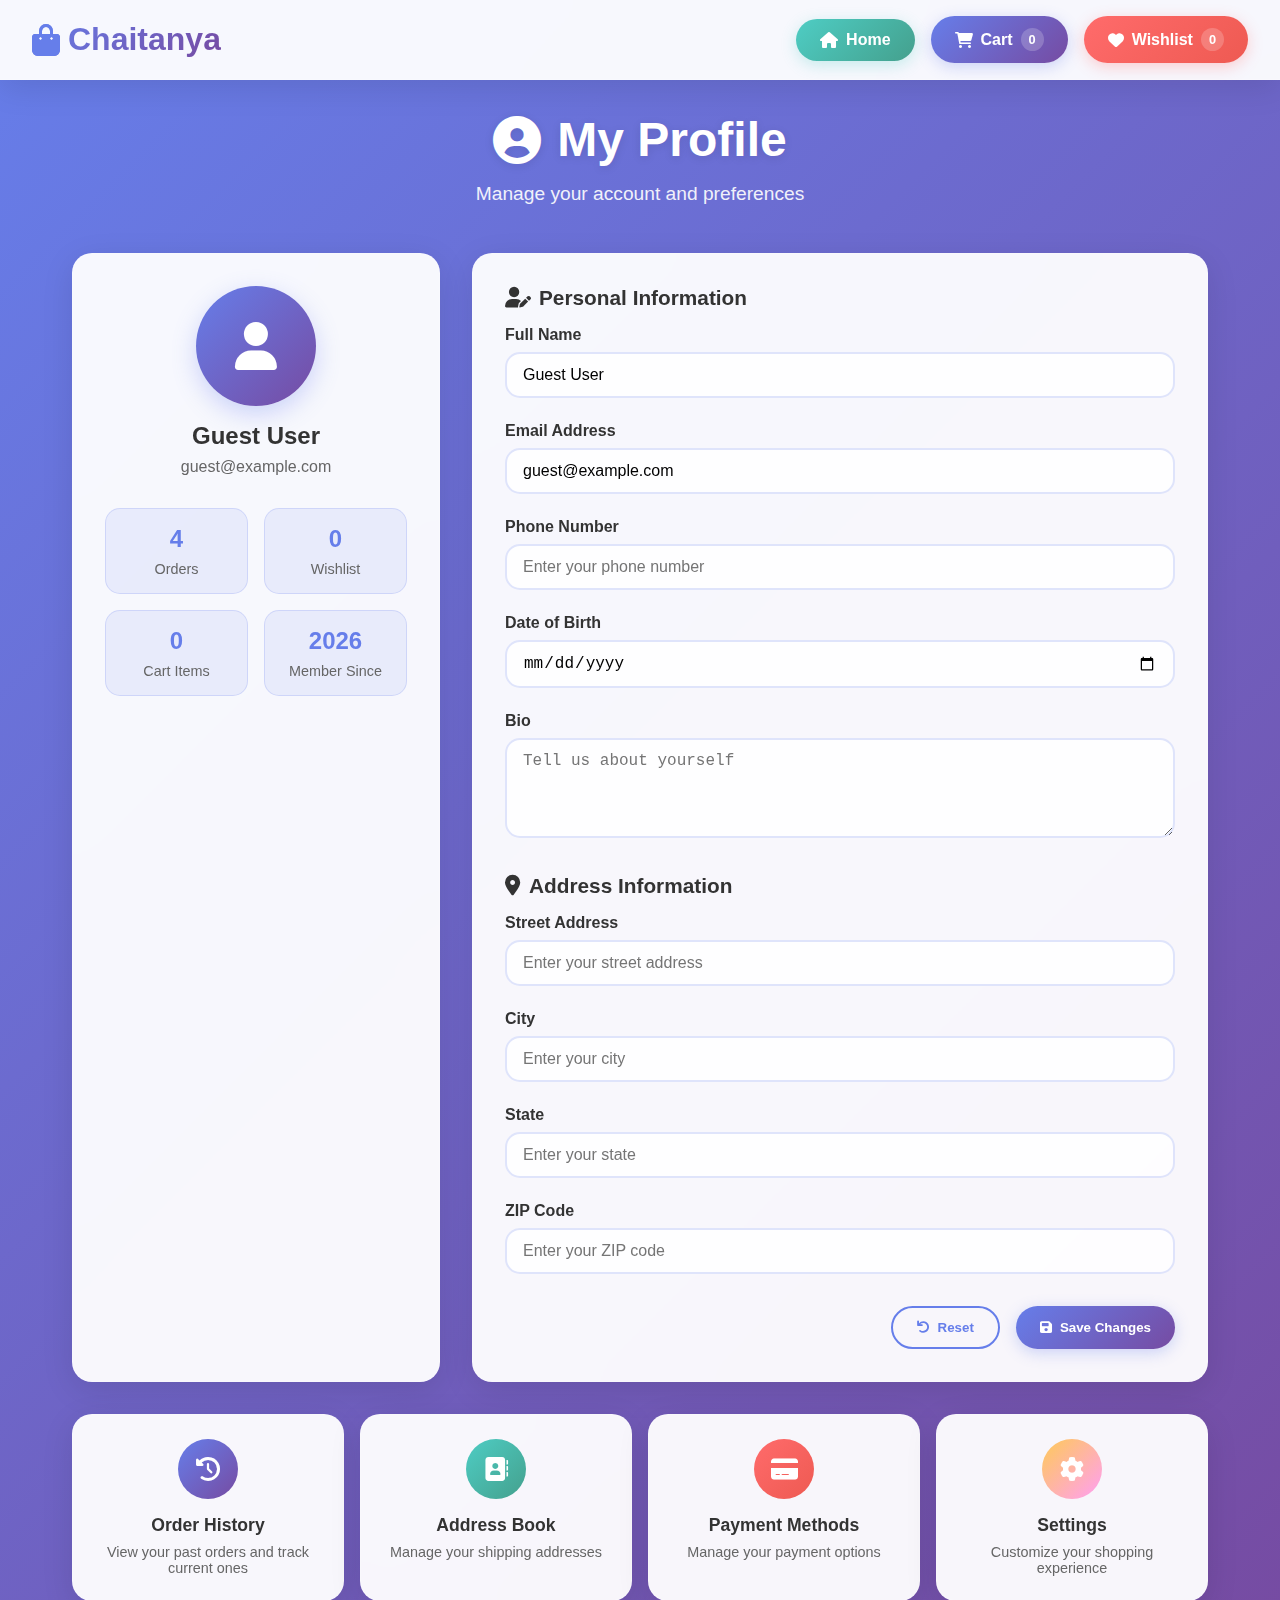
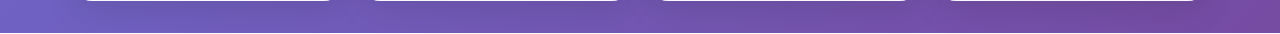
<file: profile.html>
<!DOCTYPE html>
<html lang="en">

<head>
  <meta charset="UTF-8">
  <meta name="viewport" content="width=device-width, initial-scale=1.0">
  <title>My Profile - Chaitanya</title>
  <link href="https://cdnjs.cloudflare.com/ajax/libs/font-awesome/6.0.0/css/all.min.css" rel="stylesheet">
  <style>
    * {
      margin: 0;
      padding: 0;
      box-sizing: border-box;
    }

    body {
      font-family: 'Inter', -apple-system, BlinkMacSystemFont, 'Segoe UI', Roboto, sans-serif;
      background: linear-gradient(135deg, #667eea 0%, #764ba2 100%);
      min-height: 100vh;
    }

    .navbar {
      background: rgba(255, 255, 255, 0.95);
      backdrop-filter: blur(20px);
      border-bottom: 1px solid rgba(255, 255, 255, 0.2);
      padding: 1rem 0;
      position: sticky;
      top: 0;
      z-index: 100;
      box-shadow: 0 8px 32px rgba(0, 0, 0, 0.1);
    }

    .nav-content {
      max-width: 1400px;
      margin: 0 auto;
      padding: 0 2rem;
      display: flex;
      justify-content: space-between;
      align-items: center;
    }

    .logo {
      font-size: 2rem;
      font-weight: 800;
      background: linear-gradient(135deg, #667eea 0%, #764ba2 100%);
      -webkit-background-clip: text;
      -webkit-text-fill-color: transparent;
      background-clip: text;
      display: flex;
      align-items: center;
      gap: 0.5rem;
      text-decoration: none;
    }

    .logo i {
      color: #667eea;
      -webkit-text-fill-color: #667eea;
    }

    .nav-actions {
      display: flex;
      gap: 1rem;
      align-items: center;
    }

    .nav-link {
      display: flex;
      align-items: center;
      gap: 0.5rem;
      padding: 0.75rem 1.5rem;
      text-decoration: none;
      border-radius: 50px;
      font-weight: 600;
      transition: all 0.3s ease;
      position: relative;
    }

    .cart-link {
      background: linear-gradient(135deg, #667eea 0%, #764ba2 100%);
      color: white;
      box-shadow: 0 4px 15px rgba(102, 126, 234, 0.3);
    }

    .cart-link:hover {
      transform: translateY(-2px);
      box-shadow: 0 8px 25px rgba(102, 126, 234, 0.4);
    }

    .wishlist-link {
      background: linear-gradient(135deg, #ff6b6b 0%, #ee5a52 100%);
      color: white;
      box-shadow: 0 4px 15px rgba(255, 107, 107, 0.3);
    }

    .wishlist-link:hover {
      transform: translateY(-2px);
      box-shadow: 0 8px 25px rgba(255, 107, 107, 0.4);
    }

    .home-link {
      background: linear-gradient(135deg, #4ecdc4 0%, #44a08d 100%);
      color: white;
      box-shadow: 0 4px 15px rgba(78, 205, 196, 0.3);
    }

    .home-link:hover {
      transform: translateY(-2px);
      box-shadow: 0 8px 25px rgba(78, 205, 196, 0.4);
    }

    .item-count {
      background: rgba(255, 255, 255, 0.2);
      padding: 0.25rem 0.5rem;
      border-radius: 50px;
      font-size: 0.8rem;
      font-weight: 700;
    }

    .main-content {
      max-width: 1200px;
      margin: 0 auto;
      padding: 2rem;
    }

    .page-header {
      text-align: center;
      margin-bottom: 3rem;
      color: white;
    }

    .page-title {
      font-size: 3rem;
      font-weight: 800;
      margin-bottom: 1rem;
      text-shadow: 0 2px 10px rgba(0, 0, 0, 0.1);
      display: flex;
      align-items: center;
      justify-content: center;
      gap: 1rem;
    }

    .page-subtitle {
      font-size: 1.2rem;
      opacity: 0.9;
    }

    .profile-container {
      display: grid;
      grid-template-columns: 1fr 2fr;
      gap: 2rem;
      margin-bottom: 2rem;
    }

    .profile-card {
      background: rgba(255, 255, 255, 0.95);
      backdrop-filter: blur(20px);
      border-radius: 20px;
      padding: 2rem;
      box-shadow: 0 8px 32px rgba(0, 0, 0, 0.1);
      border: 1px solid rgba(255, 255, 255, 0.2);
      transition: all 0.3s ease;
    }

    .profile-card:hover {
      transform: translateY(-5px);
      box-shadow: 0 15px 40px rgba(0, 0, 0, 0.15);
    }

    .profile-avatar {
      text-align: center;
      margin-bottom: 2rem;
    }

    .avatar-circle {
      width: 120px;
      height: 120px;
      border-radius: 50%;
      background: linear-gradient(135deg, #667eea 0%, #764ba2 100%);
      display: flex;
      align-items: center;
      justify-content: center;
      margin: 0 auto 1rem;
      font-size: 3rem;
      color: white;
      box-shadow: 0 8px 25px rgba(102, 126, 234, 0.3);
    }

    .profile-name {
      font-size: 1.5rem;
      font-weight: 700;
      color: #333;
      margin-bottom: 0.5rem;
    }

    .profile-email {
      color: #666;
      font-size: 1rem;
    }

    .profile-stats {
      display: grid;
      grid-template-columns: repeat(2, 1fr);
      gap: 1rem;
      margin-top: 2rem;
    }

    .stat-item {
      text-align: center;
      padding: 1rem;
      background: rgba(102, 126, 234, 0.1);
      border-radius: 15px;
      border: 1px solid rgba(102, 126, 234, 0.2);
    }

    .stat-number {
      font-size: 1.5rem;
      font-weight: 800;
      color: #667eea;
    }

    .stat-label {
      font-size: 0.9rem;
      color: #666;
      margin-top: 0.5rem;
    }

    .profile-form {
      background: rgba(255, 255, 255, 0.95);
      backdrop-filter: blur(20px);
      border-radius: 20px;
      padding: 2rem;
      box-shadow: 0 8px 32px rgba(0, 0, 0, 0.1);
      border: 1px solid rgba(255, 255, 255, 0.2);
    }

    .form-section {
      margin-bottom: 2rem;
    }

    .section-title {
      font-size: 1.3rem;
      font-weight: 700;
      color: #333;
      margin-bottom: 1rem;
      display: flex;
      align-items: center;
      gap: 0.5rem;
    }

    .form-group {
      margin-bottom: 1.5rem;
    }

    .form-label {
      display: block;
      margin-bottom: 0.5rem;
      font-weight: 600;
      color: #333;
    }

    .form-input {
      width: 100%;
      padding: 0.75rem 1rem;
      border: 2px solid rgba(102, 126, 234, 0.2);
      border-radius: 15px;
      font-size: 1rem;
      transition: all 0.3s ease;
      background: rgba(255, 255, 255, 0.8);
    }

    .form-input:focus {
      outline: none;
      border-color: #667eea;
      box-shadow: 0 0 0 3px rgba(102, 126, 234, 0.1);
      background: white;
    }

    .form-textarea {
      resize: vertical;
      min-height: 100px;
    }

    .form-actions {
      display: flex;
      gap: 1rem;
      justify-content: flex-end;
      margin-top: 2rem;
    }

    .btn {
      padding: 0.75rem 1.5rem;
      border: none;
      border-radius: 50px;
      font-weight: 600;
      cursor: pointer;
      transition: all 0.3s ease;
      text-decoration: none;
      display: inline-flex;
      align-items: center;
      gap: 0.5rem;
    }

    .btn-primary {
      background: linear-gradient(135deg, #667eea 0%, #764ba2 100%);
      color: white;
      box-shadow: 0 4px 15px rgba(102, 126, 234, 0.3);
    }

    .btn-primary:hover {
      transform: translateY(-2px);
      box-shadow: 0 8px 25px rgba(102, 126, 234, 0.4);
    }

    .btn-secondary {
      background: transparent;
      color: #667eea;
      border: 2px solid #667eea;
    }

    .btn-secondary:hover {
      background: #667eea;
      color: white;
      transform: translateY(-2px);
    }

    .quick-actions {
      display: grid;
      grid-template-columns: repeat(auto-fit, minmax(200px, 1fr));
      gap: 1rem;
      margin-top: 2rem;
    }

    .quick-action-card {
      background: rgba(255, 255, 255, 0.95);
      backdrop-filter: blur(20px);
      border-radius: 20px;
      padding: 1.5rem;
      text-align: center;
      transition: all 0.3s ease;
      box-shadow: 0 8px 32px rgba(0, 0, 0, 0.1);
      border: 1px solid rgba(255, 255, 255, 0.2);
      text-decoration: none;
      color: inherit;
    }

    .quick-action-card:hover {
      transform: translateY(-10px);
      box-shadow: 0 20px 40px rgba(0, 0, 0, 0.15);
    }

    .quick-action-icon {
      width: 60px;
      height: 60px;
      border-radius: 50%;
      display: flex;
      align-items: center;
      justify-content: center;
      margin: 0 auto 1rem;
      font-size: 1.5rem;
      color: white;
    }

    .order-history-icon {
      background: linear-gradient(135deg, #667eea 0%, #764ba2 100%);
    }

    .address-icon {
      background: linear-gradient(135deg, #4ecdc4 0%, #44a08d 100%);
    }

    .payment-icon {
      background: linear-gradient(135deg, #ff6b6b 0%, #ee5a52 100%);
    }

    .settings-icon {
      background: linear-gradient(135deg, #feca57 0%, #ff9ff3 100%);
    }

    .quick-action-title {
      font-size: 1.1rem;
      font-weight: 600;
      color: #333;
      margin-bottom: 0.5rem;
    }

    .quick-action-desc {
      font-size: 0.9rem;
      color: #666;
    }

    .notification {
      position: fixed;
      top: 20px;
      right: 20px;
      background: linear-gradient(135deg, #667eea 0%, #764ba2 100%);
      color: white;
      padding: 1rem 1.5rem;
      border-radius: 15px;
      box-shadow: 0 8px 32px rgba(0, 0, 0, 0.2);
      transform: translateX(400px);
      transition: all 0.3s ease;
      z-index: 1000;
      backdrop-filter: blur(20px);
    }

    .notification.show {
      transform: translateX(0);
    }

    @media (max-width: 768px) {
      .nav-content {
        padding: 0 1rem;
        flex-direction: column;
        gap: 1rem;
      }

      .nav-actions {
        flex-wrap: wrap;
        justify-content: center;
      }

      .page-title {
        font-size: 2rem;
        flex-direction: column;
        gap: 0.5rem;
      }

      .profile-container {
        grid-template-columns: 1fr;
        gap: 1rem;
      }

      .profile-stats {
        grid-template-columns: repeat(2, 1fr);
      }

      .form-actions {
        flex-direction: column;
      }

      .quick-actions {
        grid-template-columns: repeat(auto-fit, minmax(150px, 1fr));
      }

      .main-content {
        padding: 1rem;
      }
    }
  </style>
</head>

<body>
  <nav class="navbar">
    <div class="nav-content">
      <a href="index.html" class="logo">
        <i class="fas fa-shopping-bag"></i>
        Chaitanya
      </a>

      <div class="nav-actions">
        <a href="index.html" class="nav-link home-link">
          <i class="fas fa-home"></i>
          Home
        </a>
        <a href="cart.html" class="nav-link cart-link">
          <i class="fas fa-shopping-cart"></i>
          Cart
          <span class="item-count" id="cart-count">0</span>
        </a>
        <a href="wishlist.html" class="nav-link wishlist-link">
          <i class="fas fa-heart"></i>
          Wishlist
          <span class="item-count" id="wishlist-count">0</span>
        </a>
      </div>
    </div>
  </nav>

  <div class="main-content">
    <div class="page-header">
      <h1 class="page-title">
        <i class="fas fa-user-circle"></i>
        My Profile
      </h1>
      <p class="page-subtitle">Manage your account and preferences</p>
    </div>

    <div class="profile-container">
      <div class="profile-card">
        <div class="profile-avatar">
          <div class="avatar-circle">
            <i class="fas fa-user"></i>
          </div>
          <div class="profile-name" id="display-name">Guest User</div>
          <div class="profile-email" id="display-email">guest@example.com</div>
        </div>

        <div class="profile-stats">
          <div class="stat-item">
            <div class="stat-number" id="orders-count">0</div>
            <div class="stat-label">Orders</div>
          </div>
          <div class="stat-item">
            <div class="stat-number" id="wishlist-count-stat">0</div>
            <div class="stat-label">Wishlist</div>
          </div>
          <div class="stat-item">
            <div class="stat-number" id="cart-count-stat">0</div>
            <div class="stat-label">Cart Items</div>
          </div>
          <div class="stat-item">
            <div class="stat-number" id="member-since">2024</div>
            <div class="stat-label">Member Since</div>
          </div>
        </div>
      </div>

      <div class="profile-form">
        <div class="form-section">
          <h2 class="section-title">
            <i class="fas fa-user-edit"></i>
            Personal Information
          </h2>
          <form id="profile-form">
            <div class="form-group">
              <label for="fullName" class="form-label">Full Name</label>
              <input type="text" id="fullName" class="form-input" placeholder="Enter your full name">
            </div>

            <div class="form-group">
              <label for="email" class="form-label">Email Address</label>
              <input type="email" id="email" class="form-input" placeholder="Enter your email">
            </div>

            <div class="form-group">
              <label for="phone" class="form-label">Phone Number</label>
              <input type="tel" id="phone" class="form-input" placeholder="Enter your phone number">
            </div>

            <div class="form-group">
              <label for="birthdate" class="form-label">Date of Birth</label>
              <input type="date" id="birthdate" class="form-input">
            </div>

            <div class="form-group">
              <label for="bio" class="form-label">Bio</label>
              <textarea id="bio" class="form-input form-textarea" placeholder="Tell us about yourself"></textarea>
            </div>
          </form>
        </div>

        <div class="form-section">
          <h2 class="section-title">
            <i class="fas fa-map-marker-alt"></i>
            Address Information
          </h2>
          <div class="form-group">
            <label for="address" class="form-label">Street Address</label>
            <input type="text" id="address" class="form-input" placeholder="Enter your street address">
          </div>

          <div class="form-group">
            <label for="city" class="form-label">City</label>
            <input type="text" id="city" class="form-input" placeholder="Enter your city">
          </div>

          <div class="form-group">
            <label for="state" class="form-label">State</label>
            <input type="text" id="state" class="form-input" placeholder="Enter your state">
          </div>

          <div class="form-group">
            <label for="zipcode" class="form-label">ZIP Code</label>
            <input type="text" id="zipcode" class="form-input" placeholder="Enter your ZIP code">
          </div>
        </div>

        <div class="form-actions">
          <button type="button" class="btn btn-secondary" id="reset-btn">
            <i class="fas fa-undo"></i>
            Reset
          </button>
          <button type="button" class="btn btn-primary" id="save-btn">
            <i class="fas fa-save"></i>
            Save Changes
          </button>
        </div>
      </div>
    </div>

    <div class="quick-actions">
      <div class="quick-action-card">
        <div class="quick-action-icon order-history-icon">
          <i class="fas fa-history"></i>
        </div>
        <h3 class="quick-action-title">Order History</h3>
        <p class="quick-action-desc">View your past orders and track current ones</p>
      </div>

      <div class="quick-action-card">
        <div class="quick-action-icon address-icon">
          <i class="fas fa-address-book"></i>
        </div>
        <h3 class="quick-action-title">Address Book</h3>
        <p class="quick-action-desc">Manage your shipping addresses</p>
      </div>

      <div class="quick-action-card">
        <div class="quick-action-icon payment-icon">
          <i class="fas fa-credit-card"></i>
        </div>
        <h3 class="quick-action-title">Payment Methods</h3>
        <p class="quick-action-desc">Manage your payment options</p>
      </div>

      <div class="quick-action-card">
        <div class="quick-action-icon settings-icon">
          <i class="fas fa-cog"></i>
        </div>
        <h3 class="quick-action-title">Settings</h3>
        <p class="quick-action-desc">Customize your shopping experience</p>
      </div>
    </div>
  </div>

  <div class="notification" id="notification"></div>

  <script>
    function showNotification(message, type = 'success') {
      const notification = document.getElementById('notification');
      notification.textContent = message;
      notification.classList.add('show');

      setTimeout(() => {
        notification.classList.remove('show');
      }, 3000);
    }

    // Cart management functions
    function getCartItems() {
      return JSON.parse(localStorage.getItem('cartItems')) || [];
    }

    function updateCartCount() {
      const cartItems = getCartItems();
      const totalItems = cartItems.reduce((sum, item) => sum + (item.quantity || 1), 0);
      document.getElementById("cart-count").innerText = totalItems;
      document.getElementById("cart-count-stat").innerText = totalItems;
    }

    // Wishlist management functions
    function getWishlistItems() {
      return JSON.parse(localStorage.getItem('wishlistItems')) || [];
    }

    function updateWishlistCount() {
      const wishlistItems = getWishlistItems();
      document.getElementById("wishlist-count").innerText = wishlistItems.length;
      document.getElementById("wishlist-count-stat").innerText = wishlistItems.length;
    }

    // Profile management functions
    function getProfile() {
      return JSON.parse(localStorage.getItem('userProfile')) || {
        fullName: 'Guest User',
        email: 'guest@example.com',
        phone: '',
        birthdate: '',
        bio: '',
        address: '',
        city: '',
        state: '',
        zipcode: '',
        memberSince: new Date().getFullYear()
      };
    }

    function saveProfile(profile) {
      localStorage.setItem('userProfile', JSON.stringify(profile));
    }

    function loadProfile() {
      const profile = getProfile();
      
      // Update display elements
      document.getElementById('display-name').textContent = profile.fullName;
      document.getElementById('display-email').textContent = profile.email;
      document.getElementById('member-since').textContent = profile.memberSince;
      
      // Update form fields
      document.getElementById('fullName').value = profile.fullName;
      document.getElementById('email').value = profile.email;
      document.getElementById('phone').value = profile.phone;
      document.getElementById('birthdate').value = profile.birthdate;
      document.getElementById('bio').value = profile.bio;
      document.getElementById('address').value = profile.address;
      document.getElementById('city').value = profile.city;
      document.getElementById('state').value = profile.state;
      document.getElementById('zipcode').value = profile.zipcode;
    }

    function saveProfileData() {
      const profile = {
        fullName: document.getElementById('fullName').value || 'Guest User',
        email: document.getElementById('email').value || 'guest@example.com',
        phone: document.getElementById('phone').value,
        birthdate: document.getElementById('birthdate').value,
        bio: document.getElementById('bio').value,
        address: document.getElementById('address').value,
        city: document.getElementById('city').value,
        state: document.getElementById('state').value,
        zipcode: document.getElementById('zipcode').value,
        memberSince: getProfile().memberSince
      };

      saveProfile(profile);
      loadProfile();
      showNotification('✅ Profile updated successfully!', 'success');
    }

    function resetProfile() {
      if (confirm('Are you sure you want to reset all changes?')) {
        loadProfile();
        showNotification('🔄 Profile reset to saved values', 'info');
      }
    }

    function updateStats() {
      // Mock order count (in a real app, this would come from an API)
      const orderCount = Math.floor(Math.random() * 20) + 1;
      document.getElementById('orders-count').textContent = orderCount;
    }

    // Event listeners
    document.getElementById('save-btn').addEventListener('click', saveProfileData);
    document.getElementById('reset-btn').addEventListener('click', resetProfile);

    // Add some interactive effects to form inputs
    document.querySelectorAll('.form-input').forEach(input => {
      input.addEventListener('focus', function() {
        this.parentElement.style.transform = 'translateY(-2px)';
      });
      
      input.addEventListener('blur', function() {
        this.parentElement.style.transform = 'translateY(0)';
      });
    });

    // Initialize
    updateCartCount();
    updateWishlistCount();
    loadProfile();
    updateStats();
  </script>
</body>

</html>
</file>
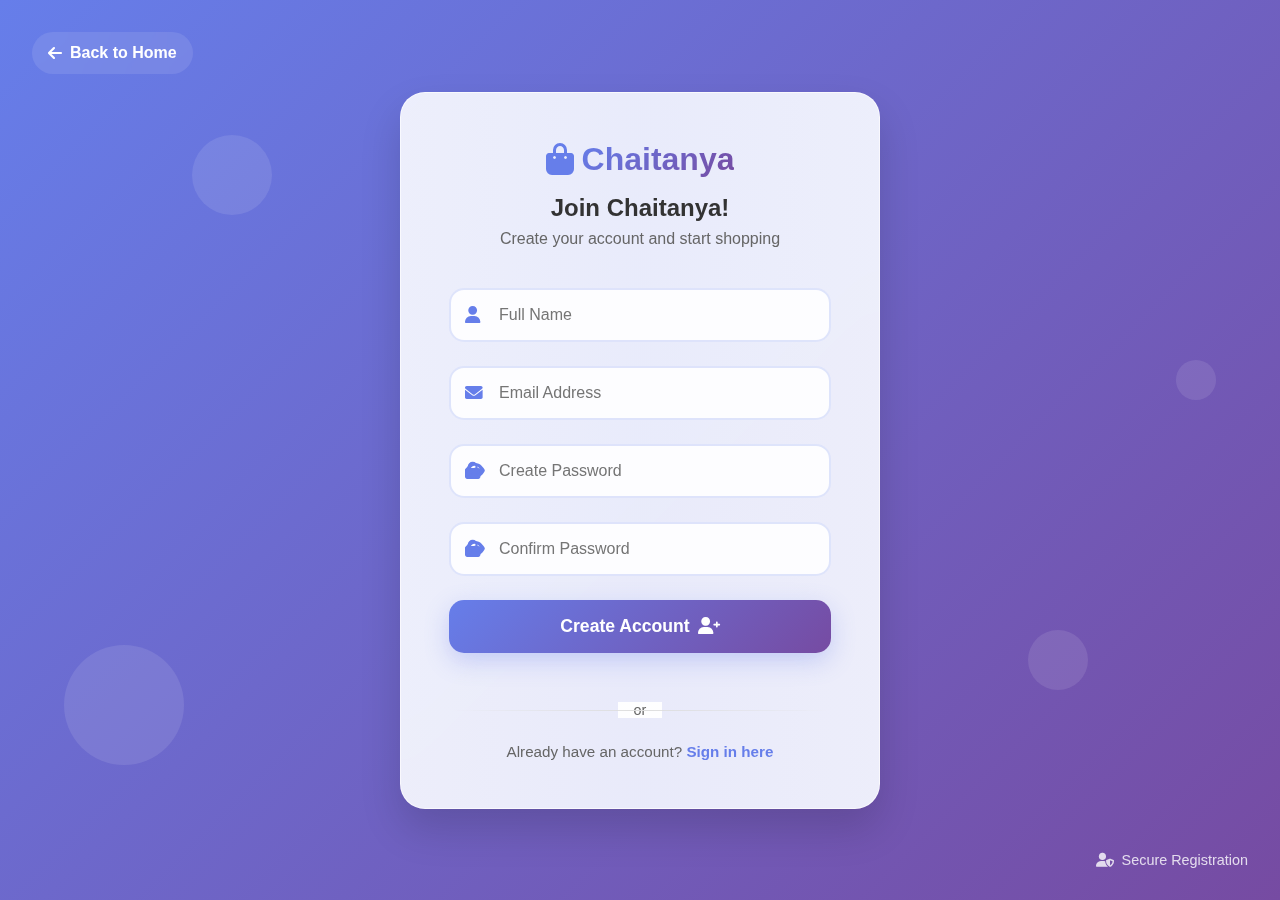
<file: signup.html>
<!DOCTYPE html>
<html lang="en">

<head>
  <meta charset="UTF-8">
  <meta name="viewport" content="width=device-width, initial-scale=1.0">
  <title>Sign Up - ShopEasy</title>
  <link href="https://cdnjs.cloudflare.com/ajax/libs/font-awesome/6.0.0/css/all.min.css" rel="stylesheet">
  <style>
    * {
      margin: 0;
      padding: 0;
      box-sizing: border-box;
    }

    body {
      font-family: 'Inter', -apple-system, BlinkMacSystemFont, 'Segoe UI', Roboto, sans-serif;
      background: linear-gradient(135deg, #667eea 0%, #764ba2 100%);
      min-height: 100vh;
      display: flex;
      align-items: center;
      justify-content: center;
      padding: 1rem;
    }

    .signup-container {
      background: rgba(255, 255, 255, 0.95);
      backdrop-filter: blur(20px);
      border-radius: 25px;
      padding: 3rem;
      box-shadow: 0 20px 40px rgba(0, 0, 0, 0.15);
      border: 1px solid rgba(255, 255, 255, 0.2);
      width: 100%;
      max-width: 480px;
      position: relative;
      overflow: hidden;
    }

    .signup-container::before {
      content: '';
      position: absolute;
      top: -50%;
      left: -50%;
      width: 200%;
      height: 200%;
      background: linear-gradient(45deg, transparent, rgba(102, 126, 234, 0.1), transparent);
      transform: rotate(45deg);
      pointer-events: none;
    }

    .header {
      text-align: center;
      margin-bottom: 2.5rem;
      position: relative;
      z-index: 1;
    }

    .logo {
      display: flex;
      align-items: center;
      justify-content: center;
      gap: 0.5rem;
      margin-bottom: 1rem;
    }

    .logo i {
      font-size: 2rem;
      color: #667eea;
    }

    .logo-text {
      font-size: 2rem;
      font-weight: 800;
      background: linear-gradient(135deg, #667eea 0%, #764ba2 100%);
      -webkit-background-clip: text;
      -webkit-text-fill-color: transparent;
      background-clip: text;
    }

    .welcome-text {
      font-size: 1.5rem;
      font-weight: 700;
      color: #333;
      margin-bottom: 0.5rem;
    }

    .subtitle {
      color: #666;
      font-size: 1rem;
    }

    .signup-form {
      position: relative;
      z-index: 1;
    }

    .form-group {
      position: relative;
      margin-bottom: 1.5rem;
    }

    .form-group i {
      position: absolute;
      left: 1rem;
      top: 50%;
      transform: translateY(-50%);
      color: #667eea;
      font-size: 1.1rem;
      z-index: 1;
    }

    .form-input {
      width: 100%;
      padding: 1rem 1rem 1rem 3rem;
      border: 2px solid rgba(102, 126, 234, 0.2);
      border-radius: 15px;
      font-size: 1rem;
      transition: all 0.3s ease;
      background: rgba(255, 255, 255, 0.9);
      position: relative;
    }

    .form-input:focus {
      outline: none;
      border-color: #667eea;
      box-shadow: 0 0 0 3px rgba(102, 126, 234, 0.1);
      background: white;
      transform: translateY(-2px);
    }

    .signup-btn {
      width: 100%;
      padding: 1rem;
      background: linear-gradient(135deg, #667eea 0%, #764ba2 100%);
      color: white;
      border: none;
      border-radius: 15px;
      font-size: 1.1rem;
      font-weight: 600;
      cursor: pointer;
      transition: all 0.3s ease;
      box-shadow: 0 8px 25px rgba(102, 126, 234, 0.3);
      margin-bottom: 1.5rem;
      position: relative;
      overflow: hidden;
    }

    .signup-btn:hover {
      transform: translateY(-3px);
      box-shadow: 0 12px 35px rgba(102, 126, 234, 0.4);
    }

    .signup-btn:active {
      transform: translateY(-1px);
    }

    .signup-btn.loading {
      pointer-events: none;
      opacity: 0.8;
    }

    .btn-content {
      display: flex;
      align-items: center;
      justify-content: center;
      gap: 0.5rem;
      transition: all 0.3s ease;
    }

    .loading-spinner {
      display: none;
      width: 20px;
      height: 20px;
      border: 2px solid rgba(255, 255, 255, 0.3);
      border-radius: 50%;
      border-top-color: white;
      animation: spin 1s linear infinite;
    }

    @keyframes spin {
      to {
        transform: rotate(360deg);
      }
    }

    .password-strength {
      margin-top: 0.5rem;
      font-size: 0.85rem;
    }

    .strength-indicator {
      display: flex;
      gap: 0.25rem;
      margin-bottom: 0.5rem;
    }

    .strength-bar {
      height: 3px;
      flex: 1;
      background: #e0e0e0;
      border-radius: 3px;
      transition: all 0.3s ease;
    }

    .strength-bar.active {
      background: var(--strength-color);
    }

    .strength-text {
      color: var(--strength-color);
      font-weight: 600;
    }

    .password-requirements {
      font-size: 0.8rem;
      color: #666;
      margin-top: 0.5rem;
    }

    .requirement {
      display: flex;
      align-items: center;
      gap: 0.5rem;
      margin-bottom: 0.25rem;
      transition: all 0.3s ease;
    }

    .requirement.met {
      color: #4CAF50;
    }

    .requirement i {
      font-size: 0.7rem;
    }

    .divider {
      text-align: center;
      margin: 1.5rem 0;
      position: relative;
      color: #666;
    }

    .divider::before {
      content: '';
      position: absolute;
      top: 50%;
      left: 0;
      right: 0;
      height: 1px;
      background: linear-gradient(to right, transparent, #ddd, transparent);
    }

    .divider span {
      background: rgba(255, 255, 255, 0.95);
      padding: 0 1rem;
      font-size: 0.9rem;
    }

    .login-link {
      text-align: center;
      color: #666;
      font-size: 0.95rem;
    }

    .login-link a {
      color: #667eea;
      text-decoration: none;
      font-weight: 600;
      transition: all 0.3s ease;
    }

    .login-link a:hover {
      color: #764ba2;
      text-decoration: underline;
    }

    .back-home {
      position: absolute;
      top: 2rem;
      left: 2rem;
      color: white;
      text-decoration: none;
      display: flex;
      align-items: center;
      gap: 0.5rem;
      font-weight: 600;
      transition: all 0.3s ease;
      background: rgba(255, 255, 255, 0.1);
      padding: 0.75rem 1rem;
      border-radius: 50px;
      backdrop-filter: blur(10px);
    }

    .back-home:hover {
      background: rgba(255, 255, 255, 0.2);
      transform: translateX(-5px);
    }

    .notification {
      position: fixed;
      top: 20px;
      right: 20px;
      padding: 1rem 1.5rem;
      border-radius: 15px;
      color: white;
      font-weight: 600;
      transform: translateX(400px);
      transition: all 0.3s ease;
      z-index: 1000;
      backdrop-filter: blur(20px);
      box-shadow: 0 8px 32px rgba(0, 0, 0, 0.2);
    }

    .notification.show {
      transform: translateX(0);
    }

    .notification.success {
      background: linear-gradient(135deg, #4CAF50, #45a049);
    }

    .notification.error {
      background: linear-gradient(135deg, #f44336, #da190b);
    }

    .features {
      position: absolute;
      bottom: 2rem;
      right: 2rem;
      color: white;
      opacity: 0.8;
      font-size: 0.9rem;
    }

    .features i {
      margin-right: 0.5rem;
    }

    .password-toggle {
      position: absolute;
      right: 1rem;
      top: 50%;
      transform: translateY(-50%);
      color: #667eea;
      cursor: pointer;
      font-size: 1rem;
      z-index: 2;
      transition: all 0.3s ease;
    }

    .password-toggle:hover {
      color: #764ba2;
    }

    .floating-shapes {
      position: fixed;
      top: 0;
      left: 0;
      width: 100%;
      height: 100%;
      pointer-events: none;
      z-index: -1;
    }

    .shape {
      position: absolute;
      background: rgba(255, 255, 255, 0.1);
      border-radius: 50%;
      animation: float 6s ease-in-out infinite;
    }

    .shape:nth-child(1) {
      width: 80px;
      height: 80px;
      top: 15%;
      left: 15%;
      animation-delay: 0s;
    }

    .shape:nth-child(2) {
      width: 60px;
      height: 60px;
      top: 70%;
      right: 15%;
      animation-delay: 2s;
    }

    .shape:nth-child(3) {
      width: 120px;
      height: 120px;
      bottom: 15%;
      left: 5%;
      animation-delay: 4s;
    }

    .shape:nth-child(4) {
      width: 40px;
      height: 40px;
      top: 40%;
      right: 5%;
      animation-delay: 1s;
    }

    @keyframes float {

      0%,
      100% {
        transform: translateY(0px) rotate(0deg);
      }

      50% {
        transform: translateY(-20px) rotate(180deg);
      }
    }

    @media (max-width: 768px) {
      body {
        padding: 0.5rem;
      }

      .signup-container {
        padding: 2rem;
        margin: 1rem;
      }

      .back-home,
      .features {
        position: relative;
        top: auto;
        left: auto;
        right: auto;
        bottom: auto;
        margin-bottom: 1rem;
        justify-content: center;
      }

      .welcome-text {
        font-size: 1.3rem;
      }
    }
  </style>
</head>

<body>
  <div class="floating-shapes">
    <div class="shape"></div>
    <div class="shape"></div>
    <div class="shape"></div>
    <div class="shape"></div>
  </div>

  <a href="index.html" class="back-home">
    <i class="fas fa-arrow-left"></i>
    Back to Home
  </a>

  <div class="features">
    <div><i class="fas fa-user-shield"></i>Secure Registration</div>
  </div>

  <div class="signup-container">
    <div class="header">
      <div class="logo">
        <i class="fas fa-shopping-bag"></i>
        <span class="logo-text">Chaitanya</span>
      </div>
      <h2 class="welcome-text">Join Chaitanya!</h2>
      <p class="subtitle">Create your account and start shopping</p>
    </div>

    <form class="signup-form" onsubmit="signup(event)">
      <div class="form-group">
        <i class="fas fa-user"></i>
        <input type="text" id="name" class="form-input" placeholder="Full Name" required>
      </div>

      <div class="form-group">
        <i class="fas fa-envelope"></i>
        <input type="email" id="email" class="form-input" placeholder="Email Address" required>
      </div>

      <div class="form-group">
        <i class="fas fa-lock"></i>
        <input type="password" id="password" class="form-input" placeholder="Create Password" required>
        <i class="fas fa-eye password-toggle" id="passwordToggle" onclick="togglePassword()"></i>

        <div class="password-strength" id="passwordStrength" style="display: none;">
          <div class="strength-indicator">
            <div class="strength-bar"></div>
            <div class="strength-bar"></div>
            <div class="strength-bar"></div>
            <div class="strength-bar"></div>
          </div>
          <div class="strength-text">Password Strength: <span id="strengthText">Weak</span></div>

          <div class="password-requirements">
            <div class="requirement" id="req-length">
              <i class="fas fa-times"></i>
              At least 8 characters
            </div>
            <div class="requirement" id="req-upper">
              <i class="fas fa-times"></i>
              One uppercase letter
            </div>
            <div class="requirement" id="req-lower">
              <i class="fas fa-times"></i>
              One lowercase letter
            </div>
            <div class="requirement" id="req-number">
              <i class="fas fa-times"></i>
              One number
            </div>
          </div>
        </div>
      </div>

      <div class="form-group">
        <i class="fas fa-lock"></i>
        <input type="password" id="confirmPassword" class="form-input" placeholder="Confirm Password" required>
        <i class="fas fa-eye password-toggle" id="confirmPasswordToggle" onclick="toggleConfirmPassword()"></i>
      </div>

      <button type="submit" class="signup-btn" id="signupBtn">
        <div class="btn-content">
          <span class="btn-text">Create Account</span>
          <i class="fas fa-user-plus"></i>
        </div>
        <div class="loading-spinner"></div>
      </button>

      <div class="divider">
        <span>or</span>
      </div>

      <div class="login-link">
        Already have an account? <a href="login.html">Sign in here</a>
      </div>
    </form>
  </div>

  <div class="notification" id="notification"></div>

  <script>
    function togglePassword() {
      const passwordInput = document.getElementById('password');
      const passwordToggle = document.getElementById('passwordToggle');

      if (passwordInput.type === 'password') {
        passwordInput.type = 'text';
        passwordToggle.classList.remove('fa-eye');
        passwordToggle.classList.add('fa-eye-slash');
      } else {
        passwordInput.type = 'password';
        passwordToggle.classList.remove('fa-eye-slash');
        passwordToggle.classList.add('fa-eye');
      }
    }

    function toggleConfirmPassword() {
      const confirmPasswordInput = document.getElementById('confirmPassword');
      const confirmPasswordToggle = document.getElementById('confirmPasswordToggle');

      if (confirmPasswordInput.type === 'password') {
        confirmPasswordInput.type = 'text';
        confirmPasswordToggle.classList.remove('fa-eye');
        confirmPasswordToggle.classList.add('fa-eye-slash');
      } else {
        confirmPasswordInput.type = 'password';
        confirmPasswordToggle.classList.remove('fa-eye-slash');
        confirmPasswordToggle.classList.add('fa-eye');
      }
    }

    function checkPasswordStrength(password) {
      const requirements = {
        length: password.length >= 8,
        upper: /[A-Z]/.test(password),
        lower: /[a-z]/.test(password),
        number: /\d/.test(password)
      };

      // Update requirement indicators
      updateRequirement('req-length', requirements.length);
      updateRequirement('req-upper', requirements.upper);
      updateRequirement('req-lower', requirements.lower);
      updateRequirement('req-number', requirements.number);

      // Calculate strength
      const score = Object.values(requirements).filter(Boolean).length;
      const strengthContainer = document.getElementById('passwordStrength');
      const strengthText = document.getElementById('strengthText');
      const strengthBars = document.querySelectorAll('.strength-bar');

      if (password.length === 0) {
        strengthContainer.style.display = 'none';
        return;
      }

      strengthContainer.style.display = 'block';

      // Reset bars
      strengthBars.forEach(bar => bar.classList.remove('active'));

      let strength, color;
      if (score <= 1) {
        strength = 'Weak';
        color = '#f44336';
        strengthBars[0].classList.add('active');
      } else if (score === 2) {
        strength = 'Fair';
        color = '#ff9800';
        strengthBars[0].classList.add('active');
        strengthBars[1].classList.add('active');
      } else if (score === 3) {
        strength = 'Good';
        color = '#2196f3';
        strengthBars[0].classList.add('active');
        strengthBars[1].classList.add('active');
        strengthBars[2].classList.add('active');
      } else {
        strength = 'Strong';
        color = '#4caf50';
        strengthBars.forEach(bar => bar.classList.add('active'));
      }

      strengthText.textContent = strength;
      document.documentElement.style.setProperty('--strength-color', color);
    }

    function updateRequirement(id, met) {
      const requirement = document.getElementById(id);
      const icon = requirement.querySelector('i');

      if (met) {
        requirement.classList.add('met');
        icon.classList.remove('fa-times');
        icon.classList.add('fa-check');
      } else {
        requirement.classList.remove('met');
        icon.classList.remove('fa-check');
        icon.classList.add('fa-times');
      }
    }

    function showNotification(message, type = 'success') {
      const notification = document.getElementById('notification');
      notification.textContent = message;
      notification.className = `notification ${type}`;
      notification.classList.add('show');

      setTimeout(() => {
        notification.classList.remove('show');
      }, 4000);
    }

    async function signup(e) {
      e.preventDefault();

      const name = document.getElementById("name").value;
      const email = document.getElementById("email").value;
      const password = document.getElementById("password").value;
      const confirmPassword = document.getElementById("confirmPassword").value;

      // Validate password match
      if (password !== confirmPassword) {
        showNotification("Passwords don't match! Please try again.", 'error');
        return;
      }

      // Validate password strength
      const hasRequiredStrength = password.length >= 8 &&
        /[A-Z]/.test(password) &&
        /[a-z]/.test(password) &&
        /\d/.test(password);

      if (!hasRequiredStrength) {
        showNotification("Please ensure your password meets all requirements.", 'error');
        return;
      }

      const signupBtn = document.getElementById('signupBtn');
      const btnText = signupBtn.querySelector('.btn-text');
      const btnIcon = signupBtn.querySelector('.fa-user-plus');
      const spinner = signupBtn.querySelector('.loading-spinner');

      // Show loading state
      signupBtn.classList.add('loading');
      btnText.textContent = 'Creating Account...';
      btnIcon.style.display = 'none';
      spinner.style.display = 'block';

      try {
        const res = await fetch("http://localhost:5000/signup", {
          method: "POST",
          headers: { "Content-Type": "application/json" },
          body: JSON.stringify({ name, email, password })
        });

        if (!res.ok) {
          const msg = await res.text();
          throw new Error(msg);
        }

        // Success state
        btnText.textContent = 'Account Created!';
        spinner.style.display = 'none';
        btnIcon.style.display = 'inline-block';
        btnIcon.className = 'fas fa-check';
        signupBtn.style.background = 'linear-gradient(135deg, #4CAF50, #45a049)';

        showNotification(`Welcome to ShopEasy, ${name}! 🎉 Please sign in to continue.`, 'success');

        setTimeout(() => {
          window.location.href = "login.html";
        }, 2000);

      } catch (err) {
        // Error state
        signupBtn.classList.remove('loading');
        btnText.textContent = 'Create Account';
        btnIcon.style.display = 'inline-block';
        btnIcon.className = 'fas fa-user-plus';
        spinner.style.display = 'none';

        showNotification(`Signup failed: ${err.message}`, 'error');

        // Shake animation for error
        signupBtn.style.animation = 'shake 0.5s';
        setTimeout(() => {
          signupBtn.style.animation = '';
        }, 500);
      }
    }

    // Password strength checker
    document.getElementById('password').addEventListener('input', function () {
      checkPasswordStrength(this.value);
    });

    // Add shake animation
    const style = document.createElement('style');
    style.textContent = `
      @keyframes shake {
        0%, 100% { transform: translateX(0); }
        25% { transform: translateX(-5px); }
        75% { transform: translateX(5px); }
      }
    `;
    document.head.appendChild(style);

    // Add focus animations
    document.querySelectorAll('.form-input').forEach(input => {
      input.addEventListener('focus', function () {
        this.parentElement.style.transform = 'translateY(-2px)';
      });

      input.addEventListener('blur', function () {
        this.parentElement.style.transform = 'translateY(0)';
      });
    });
  </script>
</body>

</html>
</file>
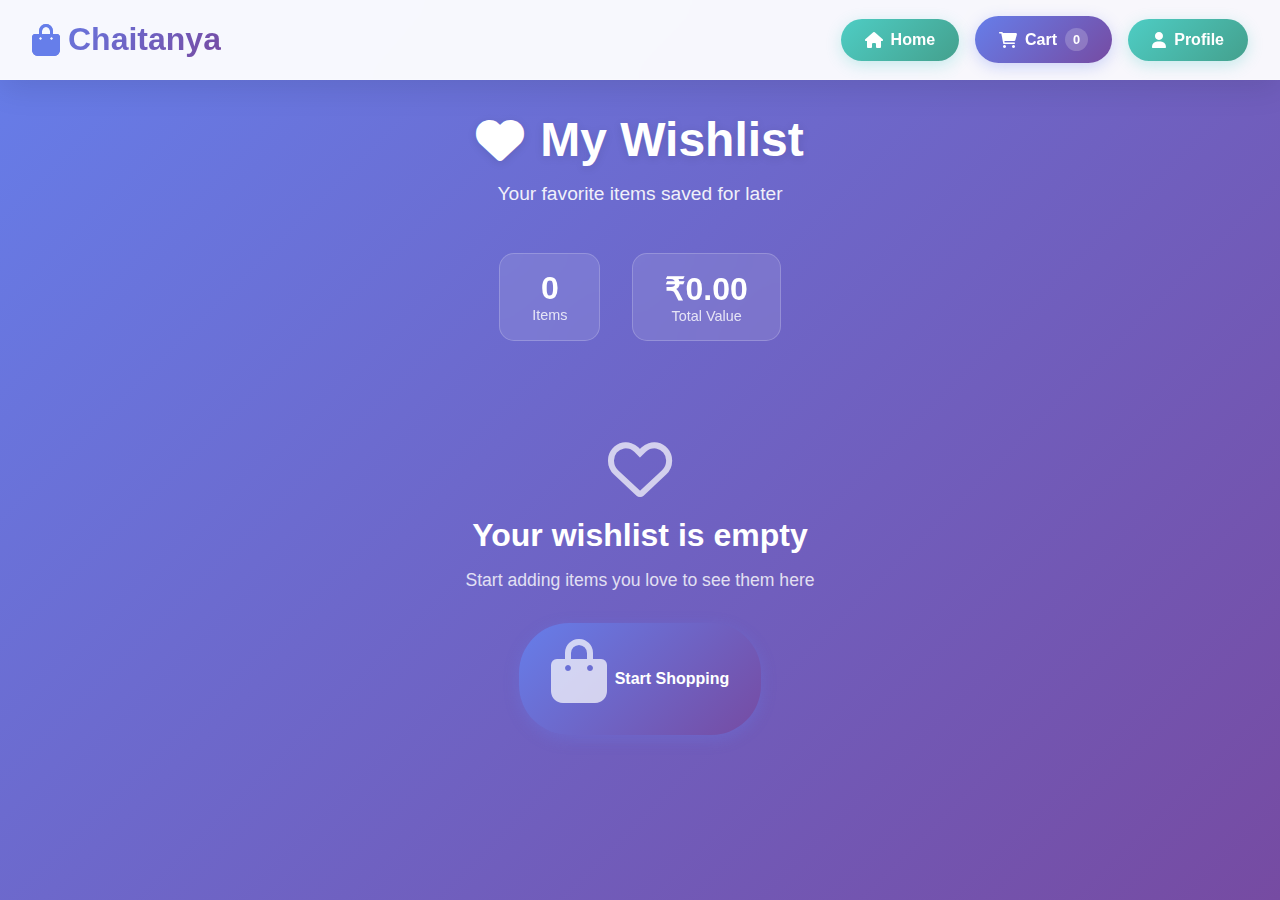
<file: wishlist.html>
<!DOCTYPE html>
<html lang="en">

<head>
  <meta charset="UTF-8">
  <meta name="viewport" content="width=device-width, initial-scale=1.0">
  <title>My Wishlist - Chaitanya</title>
  <link href="https://cdnjs.cloudflare.com/ajax/libs/font-awesome/6.0.0/css/all.min.css" rel="stylesheet">
  <style>
    * {
      margin: 0;
      padding: 0;
      box-sizing: border-box;
    }

    body {
      font-family: 'Inter', -apple-system, BlinkMacSystemFont, 'Segoe UI', Roboto, sans-serif;
      background: linear-gradient(135deg, #667eea 0%, #764ba2 100%);
      min-height: 100vh;
    }

    .navbar {
      background: rgba(255, 255, 255, 0.95);
      backdrop-filter: blur(20px);
      border-bottom: 1px solid rgba(255, 255, 255, 0.2);
      padding: 1rem 0;
      position: sticky;
      top: 0;
      z-index: 100;
      box-shadow: 0 8px 32px rgba(0, 0, 0, 0.1);
    }

    .nav-content {
      max-width: 1400px;
      margin: 0 auto;
      padding: 0 2rem;
      display: flex;
      justify-content: space-between;
      align-items: center;
    }

    .logo {
      font-size: 2rem;
      font-weight: 800;
      background: linear-gradient(135deg, #667eea 0%, #764ba2 100%);
      -webkit-background-clip: text;
      -webkit-text-fill-color: transparent;
      background-clip: text;
      display: flex;
      align-items: center;
      gap: 0.5rem;
      text-decoration: none;
    }

    .logo i {
      color: #667eea;
      -webkit-text-fill-color: #667eea;
    }

    .nav-actions {
      display: flex;
      gap: 1rem;
      align-items: center;
    }

    .nav-link {
      display: flex;
      align-items: center;
      gap: 0.5rem;
      padding: 0.75rem 1.5rem;
      text-decoration: none;
      border-radius: 50px;
      font-weight: 600;
      transition: all 0.3s ease;
      position: relative;
    }

    .cart-link {
      background: linear-gradient(135deg, #667eea 0%, #764ba2 100%);
      color: white;
      box-shadow: 0 4px 15px rgba(102, 126, 234, 0.3);
    }

    .cart-link:hover {
      transform: translateY(-2px);
      box-shadow: 0 8px 25px rgba(102, 126, 234, 0.4);
    }

    .home-link {
      background: linear-gradient(135deg, #4ecdc4 0%, #44a08d 100%);
      color: white;
      box-shadow: 0 4px 15px rgba(78, 205, 196, 0.3);
    }

    .home-link:hover {
      transform: translateY(-2px);
      box-shadow: 0 8px 25px rgba(78, 205, 196, 0.4);
    }

    .profile-link {
      background: linear-gradient(135deg, #4ecdc4 0%, #44a08d 100%);
      color: white;
      box-shadow: 0 4px 15px rgba(78, 205, 196, 0.3);
    }

    .profile-link:hover {
      transform: translateY(-2px);
      box-shadow: 0 8px 25px rgba(78, 205, 196, 0.4);
    }

    .item-count {
      background: rgba(255, 255, 255, 0.2);
      padding: 0.25rem 0.5rem;
      border-radius: 50px;
      font-size: 0.8rem;
      font-weight: 700;
    }

    .main-content {
      max-width: 1400px;
      margin: 0 auto;
      padding: 2rem;
    }

    .page-header {
      text-align: center;
      margin-bottom: 3rem;
      color: white;
    }

    .page-title {
      font-size: 3rem;
      font-weight: 800;
      margin-bottom: 1rem;
      text-shadow: 0 2px 10px rgba(0, 0, 0, 0.1);
      display: flex;
      align-items: center;
      justify-content: center;
      gap: 1rem;
    }

    .page-subtitle {
      font-size: 1.2rem;
      opacity: 0.9;
      margin-bottom: 2rem;
    }

    .wishlist-stats {
      display: flex;
      justify-content: center;
      gap: 2rem;
      margin-bottom: 2rem;
    }

    .stat-card {
      background: rgba(255, 255, 255, 0.1);
      backdrop-filter: blur(20px);
      padding: 1rem 2rem;
      border-radius: 15px;
      text-align: center;
      border: 1px solid rgba(255, 255, 255, 0.2);
    }

    .stat-number {
      font-size: 2rem;
      font-weight: 800;
      color: white;
    }

    .stat-label {
      font-size: 0.9rem;
      opacity: 0.8;
      color: white;
    }

    .wishlist-actions {
      display: flex;
      justify-content: center;
      gap: 1rem;
      margin-bottom: 2rem;
    }

    .action-btn {
      padding: 0.75rem 1.5rem;
      border: none;
      border-radius: 50px;
      font-weight: 600;
      cursor: pointer;
      transition: all 0.3s ease;
      text-decoration: none;
      display: inline-flex;
      align-items: center;
      gap: 0.5rem;
    }

    .clear-wishlist-btn {
      background: linear-gradient(135deg, #ff6b6b 0%, #ee5a52 100%);
      color: white;
      box-shadow: 0 4px 15px rgba(255, 107, 107, 0.3);
    }

    .clear-wishlist-btn:hover {
      transform: translateY(-2px);
      box-shadow: 0 8px 25px rgba(255, 107, 107, 0.4);
    }

    .add-all-to-cart-btn {
      background: linear-gradient(135deg, #667eea 0%, #764ba2 100%);
      color: white;
      box-shadow: 0 4px 15px rgba(102, 126, 234, 0.3);
    }

    .add-all-to-cart-btn:hover {
      transform: translateY(-2px);
      box-shadow: 0 8px 25px rgba(102, 126, 234, 0.4);
    }

    .wishlist-container {
      display: grid;
      grid-template-columns: repeat(auto-fit, minmax(300px, 1fr));
      gap: 2rem;
      margin-bottom: 3rem;
    }

    .wishlist-item {
      background: rgba(255, 255, 255, 0.95);
      backdrop-filter: blur(20px);
      border-radius: 20px;
      padding: 1.5rem;
      text-align: center;
      transition: all 0.3s ease;
      box-shadow: 0 8px 32px rgba(0, 0, 0, 0.1);
      border: 1px solid rgba(255, 255, 255, 0.2);
      position: relative;
    }

    .wishlist-item:hover {
      transform: translateY(-10px);
      box-shadow: 0 20px 40px rgba(0, 0, 0, 0.15);
    }

    .product-image {
      width: 100%;
      height: 200px;
      object-fit: cover;
      border-radius: 15px;
      margin-bottom: 1rem;
      transition: all 0.3s ease;
    }

    .wishlist-item:hover .product-image {
      transform: scale(1.05);
    }

    .product-name {
      font-size: 1.3rem;
      font-weight: 700;
      margin-bottom: 0.5rem;
      color: #333;
    }

    .product-price {
      font-size: 1.5rem;
      font-weight: 800;
      color: #667eea;
      margin-bottom: 1rem;
    }

    .product-actions {
      display: flex;
      gap: 0.5rem;
      justify-content: center;
    }

    .add-to-cart-btn {
      background: linear-gradient(135deg, #667eea 0%, #764ba2 100%);
      color: white;
      border: none;
      padding: 0.75rem 1.5rem;
      border-radius: 50px;
      font-weight: 600;
      cursor: pointer;
      transition: all 0.3s ease;
      font-size: 1rem;
      box-shadow: 0 4px 15px rgba(102, 126, 234, 0.3);
      flex: 1;
    }

    .add-to-cart-btn:hover {
      transform: translateY(-2px);
      box-shadow: 0 8px 25px rgba(102, 126, 234, 0.4);
    }

    .remove-btn {
      background: linear-gradient(135deg, #ff6b6b 0%, #ee5a52 100%);
      color: white;
      border: none;
      padding: 0.75rem;
      border-radius: 50px;
      font-weight: 600;
      cursor: pointer;
      transition: all 0.3s ease;
      font-size: 1rem;
      box-shadow: 0 4px 15px rgba(255, 107, 107, 0.3);
      width: 50px;
      height: 50px;
      display: flex;
      align-items: center;
      justify-content: center;
    }

    .remove-btn:hover {
      transform: translateY(-2px);
      box-shadow: 0 8px 25px rgba(255, 107, 107, 0.4);
    }

    .empty-wishlist {
      text-align: center;
      padding: 4rem 2rem;
      color: white;
    }

    .empty-wishlist i {
      font-size: 4rem;
      margin-bottom: 1rem;
      opacity: 0.7;
    }

    .empty-wishlist h2 {
      font-size: 2rem;
      margin-bottom: 1rem;
    }

    .empty-wishlist p {
      font-size: 1.1rem;
      opacity: 0.8;
      margin-bottom: 2rem;
    }

    .shop-now-btn {
      background: linear-gradient(135deg, #667eea 0%, #764ba2 100%);
      color: white;
      padding: 1rem 2rem;
      border-radius: 50px;
      text-decoration: none;
      font-weight: 600;
      display: inline-flex;
      align-items: center;
      gap: 0.5rem;
      transition: all 0.3s ease;
      box-shadow: 0 4px 15px rgba(102, 126, 234, 0.3);
    }

    .shop-now-btn:hover {
      transform: translateY(-2px);
      box-shadow: 0 8px 25px rgba(102, 126, 234, 0.4);
    }

    .notification {
      position: fixed;
      top: 20px;
      right: 20px;
      background: linear-gradient(135deg, #667eea 0%, #764ba2 100%);
      color: white;
      padding: 1rem 1.5rem;
      border-radius: 15px;
      box-shadow: 0 8px 32px rgba(0, 0, 0, 0.2);
      transform: translateX(400px);
      transition: all 0.3s ease;
      z-index: 1000;
      backdrop-filter: blur(20px);
    }

    .notification.show {
      transform: translateX(0);
    }

    @media (max-width: 768px) {
      .nav-content {
        padding: 0 1rem;
        flex-direction: column;
        gap: 1rem;
      }

      .nav-actions {
        flex-wrap: wrap;
        justify-content: center;
      }

      .page-title {
        font-size: 2rem;
        flex-direction: column;
        gap: 0.5rem;
      }

      .wishlist-stats {
        flex-direction: column;
        gap: 1rem;
      }

      .wishlist-actions {
        flex-direction: column;
        align-items: center;
      }

      .wishlist-container {
        grid-template-columns: repeat(auto-fit, minmax(250px, 1fr));
        gap: 1rem;
      }

      .main-content {
        padding: 1rem;
      }

      .product-actions {
        flex-direction: column;
      }

      .remove-btn {
        width: 100%;
        height: auto;
        padding: 0.75rem;
      }
    }
  </style>
</head>

<body>
  <nav class="navbar">
    <div class="nav-content">
      <a href="index.html" class="logo">
        <i class="fas fa-shopping-bag"></i>
        Chaitanya
      </a>

      <div class="nav-actions">
        <a href="index.html" class="nav-link home-link">
          <i class="fas fa-home"></i>
          Home
        </a>
        <a href="cart.html" class="nav-link cart-link">
          <i class="fas fa-shopping-cart"></i>
          Cart
          <span class="item-count" id="cart-count">0</span>
        </a>
        <a href="profile.html" class="nav-link profile-link">
          <i class="fas fa-user"></i>
          Profile
        </a>
      </div>
    </div>
  </nav>

  <div class="main-content">
    <div class="page-header">
      <h1 class="page-title">
        <i class="fas fa-heart"></i>
        My Wishlist
      </h1>
      <p class="page-subtitle">Your favorite items saved for later</p>
    </div>

    <div class="wishlist-stats">
      <div class="stat-card">
        <div class="stat-number" id="total-items">0</div>
        <div class="stat-label">Items</div>
      </div>
      <div class="stat-card">
        <div class="stat-number" id="total-value">₹0</div>
        <div class="stat-label">Total Value</div>
      </div>
    </div>

    <div class="wishlist-actions" id="wishlist-actions" style="display: none;">
      <button class="action-btn add-all-to-cart-btn" id="add-all-btn">
        <i class="fas fa-shopping-cart"></i>
        Add All to Cart
      </button>
      <button class="action-btn clear-wishlist-btn" id="clear-wishlist-btn">
        <i class="fas fa-trash"></i>
        Clear Wishlist
      </button>
    </div>

    <div class="wishlist-container" id="wishlist-container"></div>

    <div class="empty-wishlist" id="empty-wishlist">
      <i class="far fa-heart"></i>
      <h2>Your wishlist is empty</h2>
      <p>Start adding items you love to see them here</p>
      <a href="index.html" class="shop-now-btn">
        <i class="fas fa-shopping-bag"></i>
        Start Shopping
      </a>
    </div>
  </div>

  <div class="notification" id="notification"></div>

  <script>
    function showNotification(message, type = 'success') {
      const notification = document.getElementById('notification');
      notification.textContent = message;
      notification.classList.add('show');

      setTimeout(() => {
        notification.classList.remove('show');
      }, 3000);
    }

    // Cart management functions
    function getCartItems() {
      return JSON.parse(localStorage.getItem('cartItems')) || [];
    }

    function saveCartItems(cartItems) {
      localStorage.setItem('cartItems', JSON.stringify(cartItems));
    }

    function updateCartCount() {
      const cartItems = getCartItems();
      const totalItems = cartItems.reduce((sum, item) => sum + (item.quantity || 1), 0);
      document.getElementById("cart-count").innerText = totalItems;
    }

    // Wishlist management functions
    function getWishlistItems() {
      return JSON.parse(localStorage.getItem('wishlistItems')) || [];
    }

    function saveWishlistItems(wishlistItems) {
      localStorage.setItem('wishlistItems', JSON.stringify(wishlistItems));
    }

    function addToCart(product) {
      const cartItems = getCartItems();
      const existingItemIndex = cartItems.findIndex(item => item.name === product.name);

      if (existingItemIndex !== -1) {
        cartItems[existingItemIndex].quantity = (cartItems[existingItemIndex].quantity || 1) + 1;
      } else {
        cartItems.push({
          ...product,
          quantity: 1
        });
      }

      saveCartItems(cartItems);
      updateCartCount();
      showNotification(`✨ ${product.name} added to cart!`, "success");
    }

    function removeFromWishlist(productName) {
      const wishlistItems = getWishlistItems();
      const updatedWishlist = wishlistItems.filter(item => item.name !== productName);
      saveWishlistItems(updatedWishlist);
      showNotification(`💔 ${productName} removed from wishlist!`, "info");
      loadWishlist();
    }

    function clearWishlist() {
      const wishlistItems = getWishlistItems();
      if (wishlistItems.length > 0) {
        if (confirm('Are you sure you want to clear your entire wishlist?')) {
          localStorage.removeItem('wishlistItems');
          showNotification("🧹 Wishlist cleared successfully!", "success");
          loadWishlist();
        }
      } else {
        showNotification("Wishlist is already empty!", "info");
      }
    }

    function addAllToCart() {
      const wishlistItems = getWishlistItems();
      if (wishlistItems.length === 0) {
        showNotification("Your wishlist is empty!", "info");
        return;
      }

      const cartItems = getCartItems();
      let addedCount = 0;

      wishlistItems.forEach(wishlistItem => {
        const existingItemIndex = cartItems.findIndex(item => item.name === wishlistItem.name);
        
        if (existingItemIndex !== -1) {
          cartItems[existingItemIndex].quantity = (cartItems[existingItemIndex].quantity || 1) + 1;
        } else {
          cartItems.push({
            ...wishlistItem,
            quantity: 1
          });
        }
        addedCount++;
      });

      saveCartItems(cartItems);
      updateCartCount();
      showNotification(`🛒 ${addedCount} items added to cart from wishlist!`, "success");
    }

    function updateWishlistStats() {
      const wishlistItems = getWishlistItems();
      const totalItems = wishlistItems.length;
      const totalValue = wishlistItems.reduce((sum, item) => sum + parseFloat(item.price || 0), 0);

      document.getElementById('total-items').textContent = totalItems;
      document.getElementById('total-value').textContent = `₹${totalValue.toFixed(2)}`;
    }

    function loadWishlist() {
      const wishlistItems = getWishlistItems();
      const container = document.getElementById('wishlist-container');
      const emptyState = document.getElementById('empty-wishlist');
      const actions = document.getElementById('wishlist-actions');

      if (wishlistItems.length === 0) {
        container.style.display = 'none';
        actions.style.display = 'none';
        emptyState.style.display = 'block';
      } else {
        container.style.display = 'grid';
        actions.style.display = 'flex';
        emptyState.style.display = 'none';
        container.innerHTML = '';

        wishlistItems.forEach(item => {
          const wishlistCard = document.createElement('div');
          wishlistCard.className = 'wishlist-item';
          wishlistCard.innerHTML = `
            <img src="${item.image}" alt="${item.name}" class="product-image">
            <h3 class="product-name">${item.name}</h3>
            <div class="product-price">₹${item.price}</div>
            <div class="product-actions">
              <button class="add-to-cart-btn" data-product='${btoa(JSON.stringify(item))}'>
                <i class="fas fa-plus"></i>
                Add to Cart
              </button>
              <button class="remove-btn" data-name="${item.name}">
                <i class="fas fa-trash"></i>
              </button>
            </div>
          `;
          container.appendChild(wishlistCard);
        });

        // Add event listeners for add to cart buttons
        document.querySelectorAll('.add-to-cart-btn').forEach(btn => {
          btn.addEventListener('click', (e) => {
            e.preventDefault();
            const product = JSON.parse(atob(btn.getAttribute('data-product')));
            addToCart(product);

            // Add visual feedback
            btn.innerHTML = '<i class="fas fa-check"></i> Added!';
            btn.style.background = '#4CAF50';

            setTimeout(() => {
              btn.innerHTML = '<i class="fas fa-plus"></i> Add to Cart';
              btn.style.background = '';
            }, 2000);
          });
        });

        // Add event listeners for remove buttons
        document.querySelectorAll('.remove-btn').forEach(btn => {
          btn.addEventListener('click', (e) => {
            e.preventDefault();
            const productName = btn.getAttribute('data-name');
            removeFromWishlist(productName);
          });
        });
      }

      updateWishlistStats();
    }

    // Event listeners
    document.getElementById('clear-wishlist-btn').addEventListener('click', clearWishlist);
    document.getElementById('add-all-btn').addEventListener('click', addAllToCart);

    // Initialize
    updateCartCount();
    loadWishlist();
  </script>
</body>

</html>
</file>
